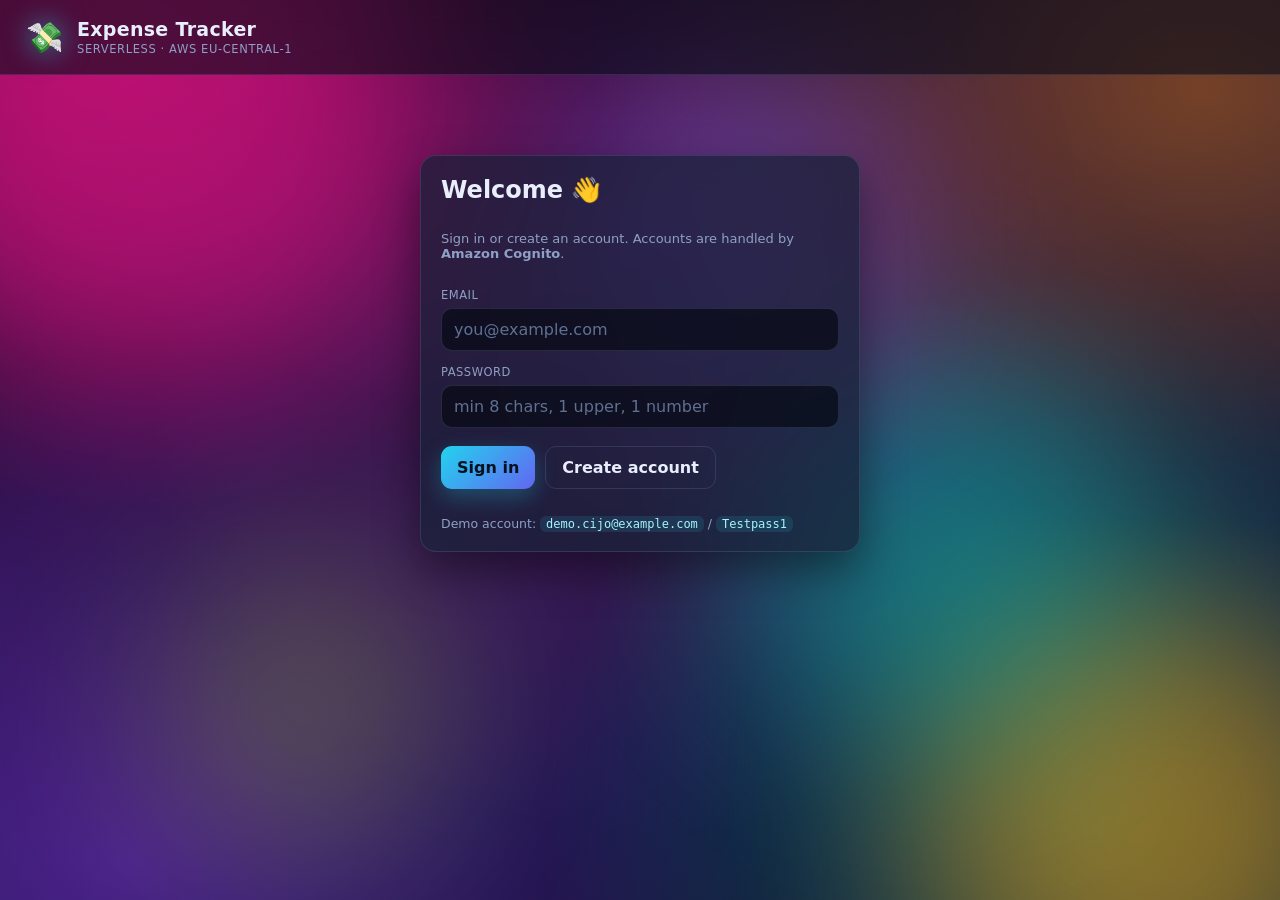
<file: app/index.html>
<!DOCTYPE html>
<html lang="en">
<head>
<meta charset="utf-8" />
<meta name="viewport" content="width=device-width, initial-scale=1" />
<title>Expense Tracker · AWS Serverless</title>
<meta name="description" content="A serverless, multi-user expense tracker on AWS — Cognito sign-in, API Gateway + Lambda, DynamoDB, S3 receipts with Bedrock OCR, and a live spend dashboard. Try the live demo." />
<meta name="theme-color" content="#0b1020" />
<link rel="stylesheet" href="styles.css" />
</head>
<body>

<!-- decorative animated background -->
<div class="orbs" aria-hidden="true"><span></span><span></span><span></span><span></span><span></span></div>

<header class="topbar">
  <div class="brand">
    <span class="logo">💸</span>
    <div>
      <h1>Expense&nbsp;Tracker</h1>
      <p class="tag">serverless · AWS eu-central-1</p>
    </div>
  </div>
  <div class="user-area">
    <span id="whoami" class="chip hidden"></span>
    <button id="btnLogout" class="btn ghost hidden" type="button">Sign out</button>
  </div>
</header>

<main>

  <!-- ═══════════ AUTH ═══════════ -->
  <section id="authScreen" class="auth-wrap">
    <div class="card auth-card">
      <h2>Welcome 👋</h2>
      <p class="muted">Sign in or create an account. Accounts are handled by <b>Amazon Cognito</b>.</p>

      <label class="field">
        <span>Email</span>
        <input id="email" type="email" placeholder="you@example.com" autocomplete="username" />
      </label>
      <label class="field">
        <span>Password</span>
        <input id="password" type="password" placeholder="min 8 chars, 1 upper, 1 number" autocomplete="current-password" />
      </label>

      <div class="row">
        <button id="btnSignIn" class="btn primary" type="button">Sign in</button>
        <button id="btnSignUp" class="btn ghost" type="button">Create account</button>
      </div>

      <p class="hint">Demo account: <code>demo.cijo@example.com</code> / <code>Testpass1</code></p>
    </div>
  </section>

  <!-- ═══════════ APP ═══════════ -->
  <section id="appScreen" class="hidden">

    <div id="kpis" class="kpis"></div>

    <div class="grid">
      <div class="card">
        <div class="card-head">
          <h3>Spend by category</h3>
          <span class="muted" id="chartTotal"></span>
        </div>
        <div id="chart" class="chart"></div>
      </div>

      <div class="card">
        <div class="card-head wrap-head">
          <h3>Add an expense</h3>
          <button id="btnScan" class="btn ghost small" type="button">📷 Scan a receipt</button>
        </div>
        <p class="muted scan-hint">Snap or upload a bill — <b>Amazon Bedrock</b> reads it and fills the fields in for you.</p>
        <form id="addForm" class="form-grid">
          <label class="field"><span>Amount</span>
            <input id="f-amount" type="number" step="0.01" min="0.01" placeholder="0.00" required />
          </label>
          <label class="field"><span>Currency</span>
            <select id="f-currency"></select>
          </label>
          <label class="field"><span>Category</span>
            <select id="f-category"></select>
          </label>
          <label class="field"><span>Date</span>
            <input id="f-date" type="date" />
          </label>
          <label class="field span2"><span>Note</span>
            <input id="f-note" placeholder="e.g. Team lunch" />
          </label>
          <button class="btn primary span2" type="submit">＋ Add expense</button>
        </form>
      </div>
    </div>

    <div class="card">
      <div class="card-head wrap-head">
        <h3>Expenses <span id="listCount" class="count"></span></h3>
        <div class="filters">
          <input id="fq" class="search" type="search" placeholder="🔍 Search notes…" />
          <select id="filterCategory"></select>
          <select id="sortBy">
            <option value="date_desc">Newest first</option>
            <option value="date_asc">Oldest first</option>
            <option value="amount_desc">Highest amount</option>
            <option value="amount_asc">Lowest amount</option>
          </select>
          <button id="btnExport" class="btn ghost small" type="button">⬇ CSV</button>
        </div>
      </div>
      <div id="list" class="list"></div>
    </div>
  </section>

</main>

<div id="toasts" class="toasts"></div>
<div id="modalRoot" class="modal-root hidden"></div>

<script src="app.js"></script>
</body>
</html>
</file>
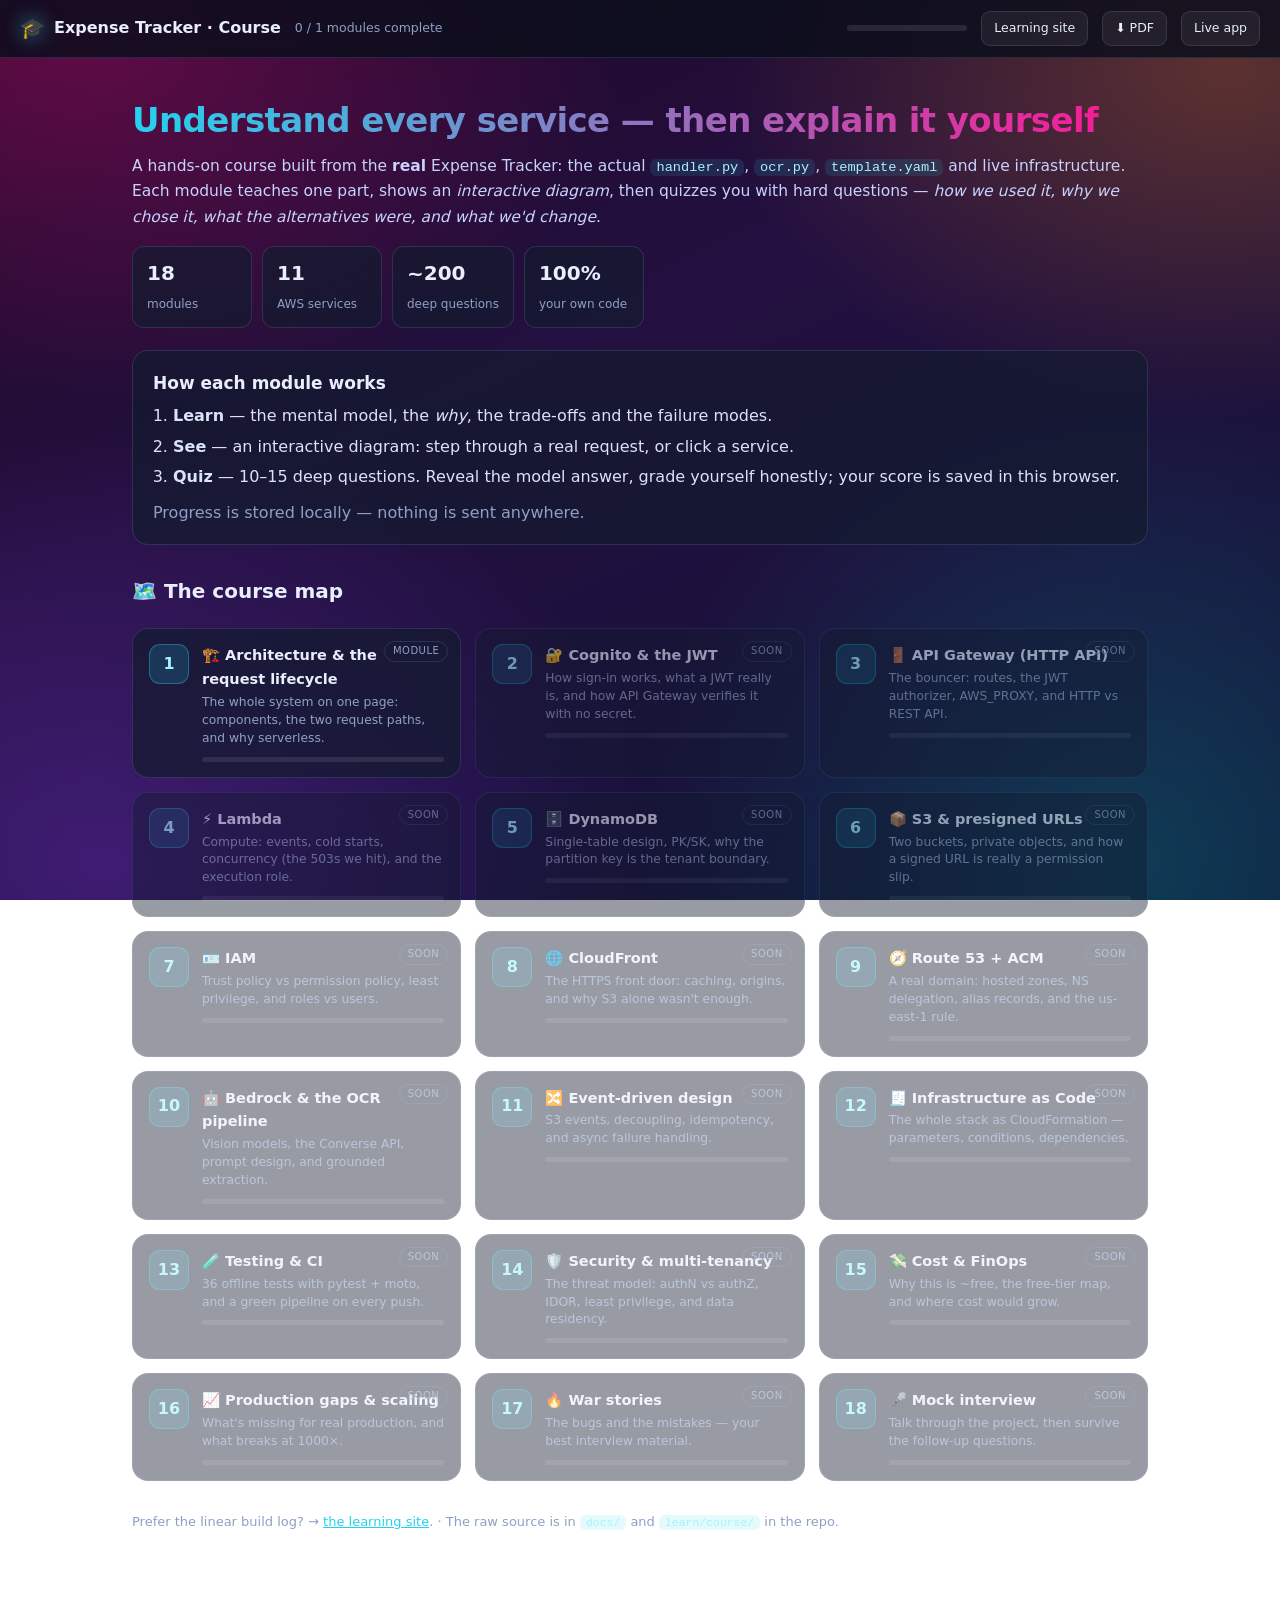
<file: learn/course/index.html>
<!DOCTYPE html>
<html lang="en">
<head>
<meta charset="utf-8" />
<meta name="viewport" content="width=device-width, initial-scale=1" />
<title>Expense Tracker — the interactive course</title>
<meta name="description" content="An interactive AWS course built from the real Expense Tracker — module-by-module lessons, animated diagrams and hard quizzes on Cognito, API Gateway, Lambda, DynamoDB, S3, CloudFront and Bedrock." />
<meta name="theme-color" content="#0b1020" />
<link rel="stylesheet" href="course.css" />
<script src="course.js" defer></script>
</head>
<body data-page="home">

<div class="topbar">
  <a class="brand" href="./"><span class="logo">🎓</span> Expense Tracker · Course</a>
  <span class="crumb" id="gstat"></span>
  <div class="spacer"></div>
  <div class="globar" title="course progress"><span id="gbar"></span></div>
  <a class="btn" href="../">Learning site</a>
  <a class="btn" href="../expense-tracker-guide.pdf">⬇ PDF</a>
  <a class="btn" href="../../">Live app</a>
</div>

<div class="wrap">
  <header class="hero">
    <h1>Understand every service — then explain it yourself</h1>
    <p class="lede">
      A hands-on course built from the <strong>real</strong> Expense Tracker: the actual
      <code>handler.py</code>, <code>ocr.py</code>, <code>template.yaml</code> and live
      infrastructure. Each module teaches one part, shows an <em>interactive diagram</em>,
      then quizzes you with hard questions — <em>how we used it, why we chose it, what the
      alternatives were, and what we'd change</em>.
    </p>
    <div class="stats">
      <div class="stat"><b>18</b><span>modules</span></div>
      <div class="stat"><b>11</b><span>AWS services</span></div>
      <div class="stat"><b>~200</b><span>deep questions</span></div>
      <div class="stat"><b>100%</b><span>your own code</span></div>
    </div>
  </header>

  <section class="how">
    <h2>How each module works</h2>
    <ol>
      <li><strong>Learn</strong> — the mental model, the <em>why</em>, the trade-offs and the failure modes.</li>
      <li><strong>See</strong> — an interactive diagram: step through a real request, or click a service.</li>
      <li><strong>Quiz</strong> — 10–15 deep questions. Reveal the model answer, grade yourself honestly; your score is saved in this browser.</li>
    </ol>
    <p class="muted" style="margin:.6em 0 0">Progress is stored locally — nothing is sent anywhere.</p>
  </section>

  <h2 style="font-size:20px;margin:30px 0 0">🗺️ The course map</h2>
  <div class="modgrid" id="modgrid"></div>

  <p class="muted" style="margin-top:30px;font-size:13px">
    Prefer the linear build log? → <a href="../">the learning site</a>. · The raw source is in
    <code>docs/</code> and <code>learn/course/</code> in the repo.
  </p>
</div>

</body>
</html>
</file>
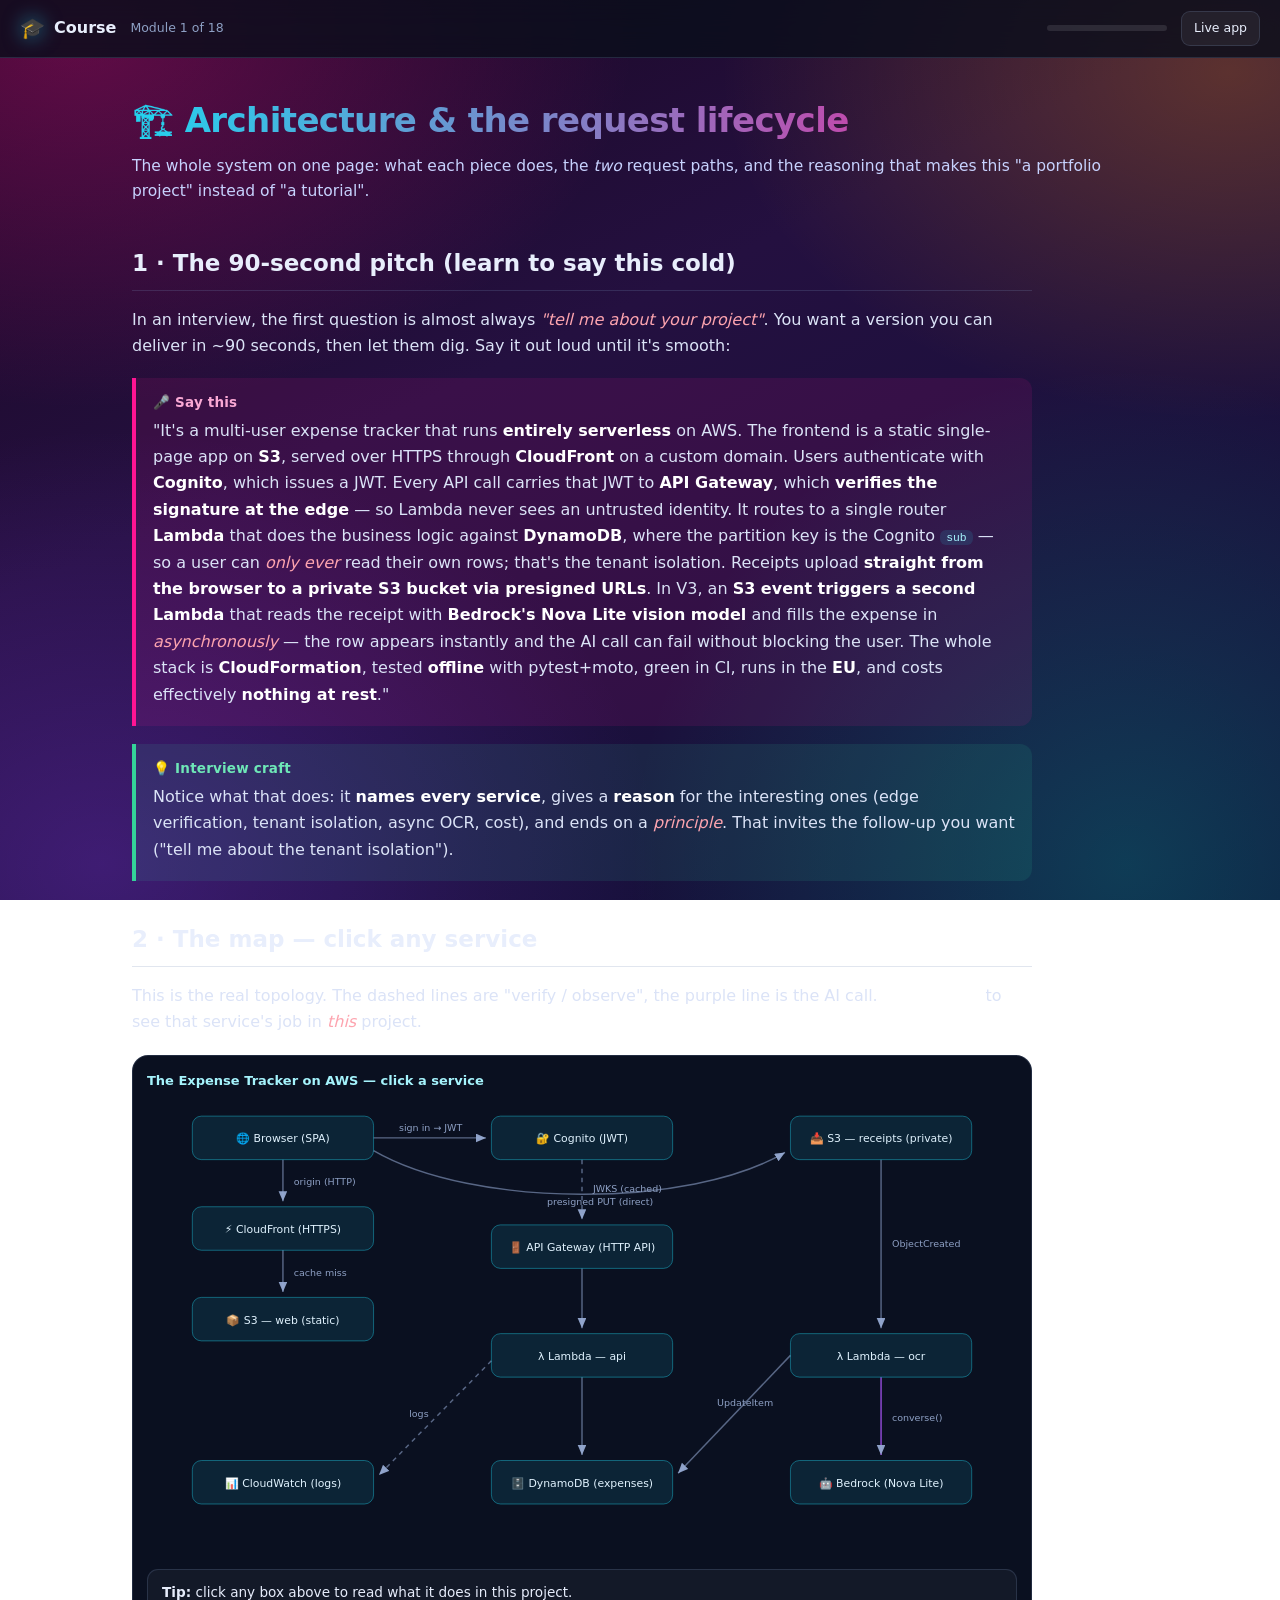
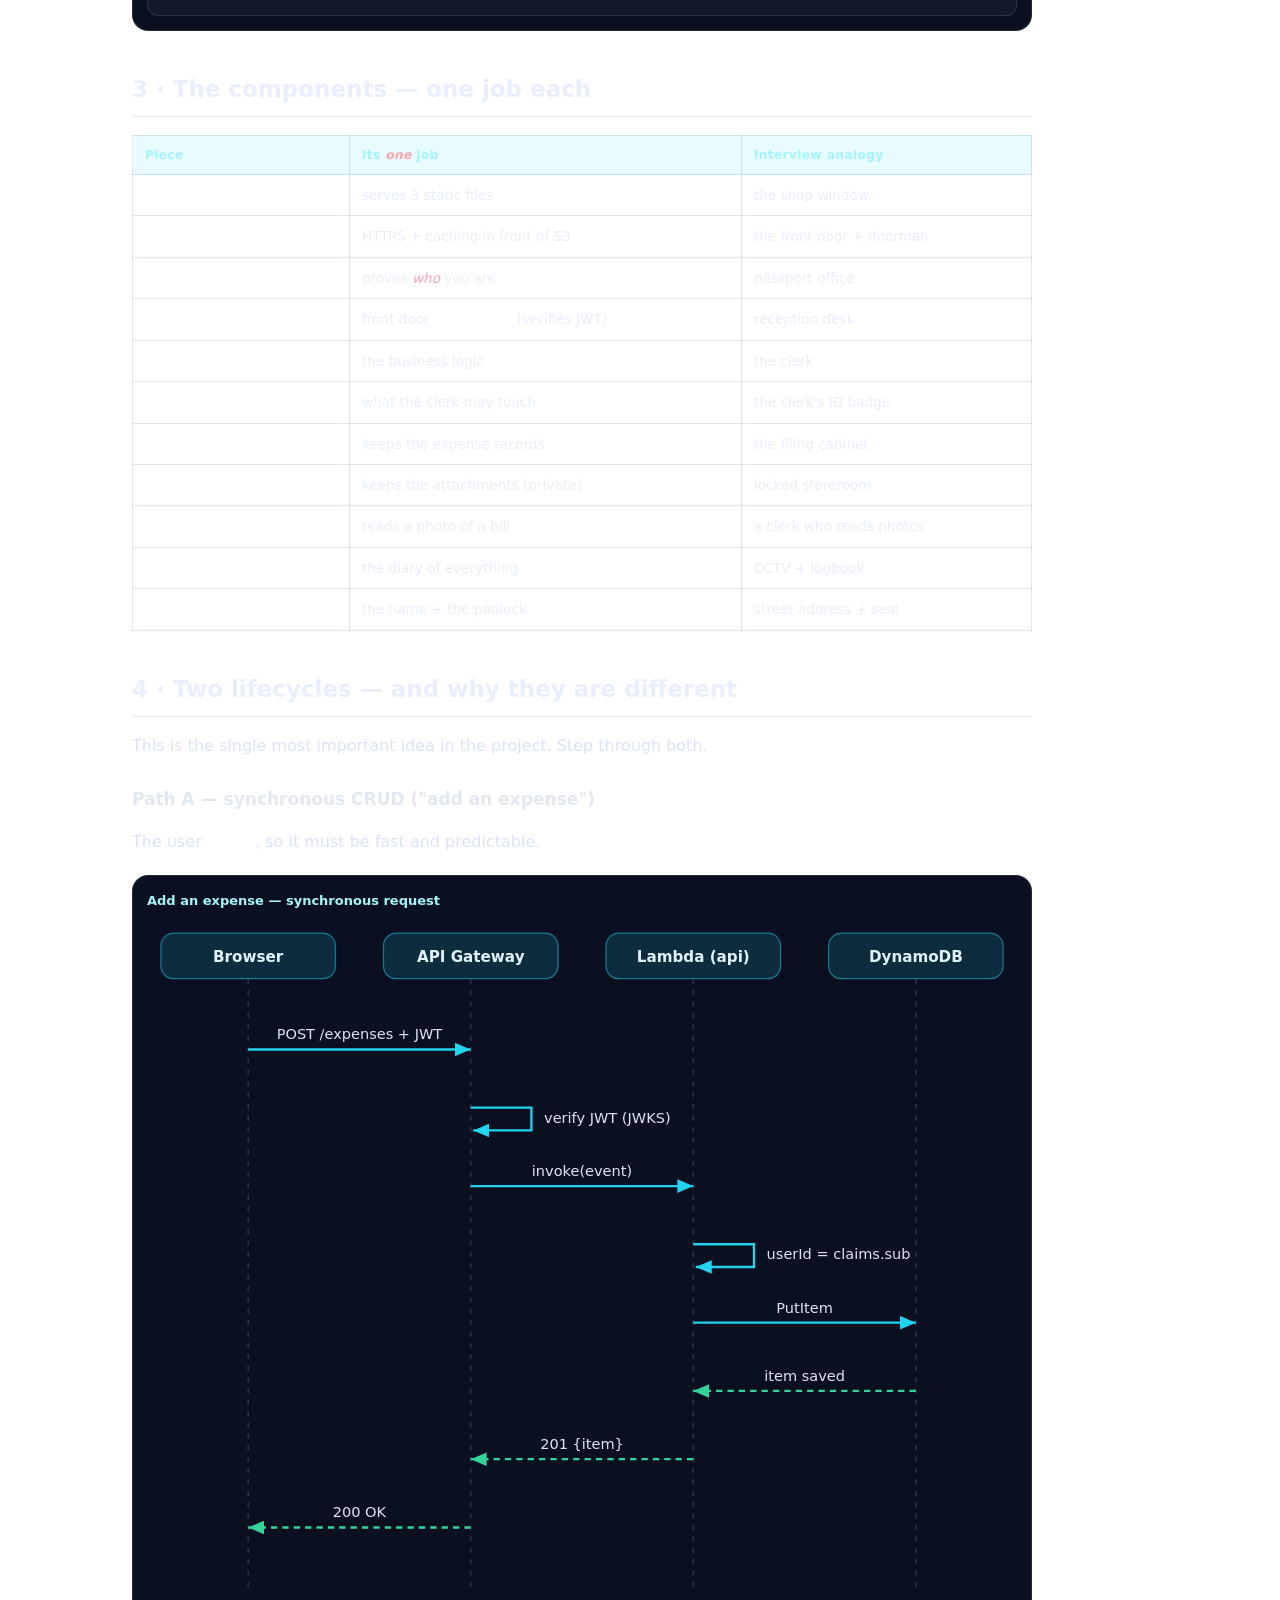
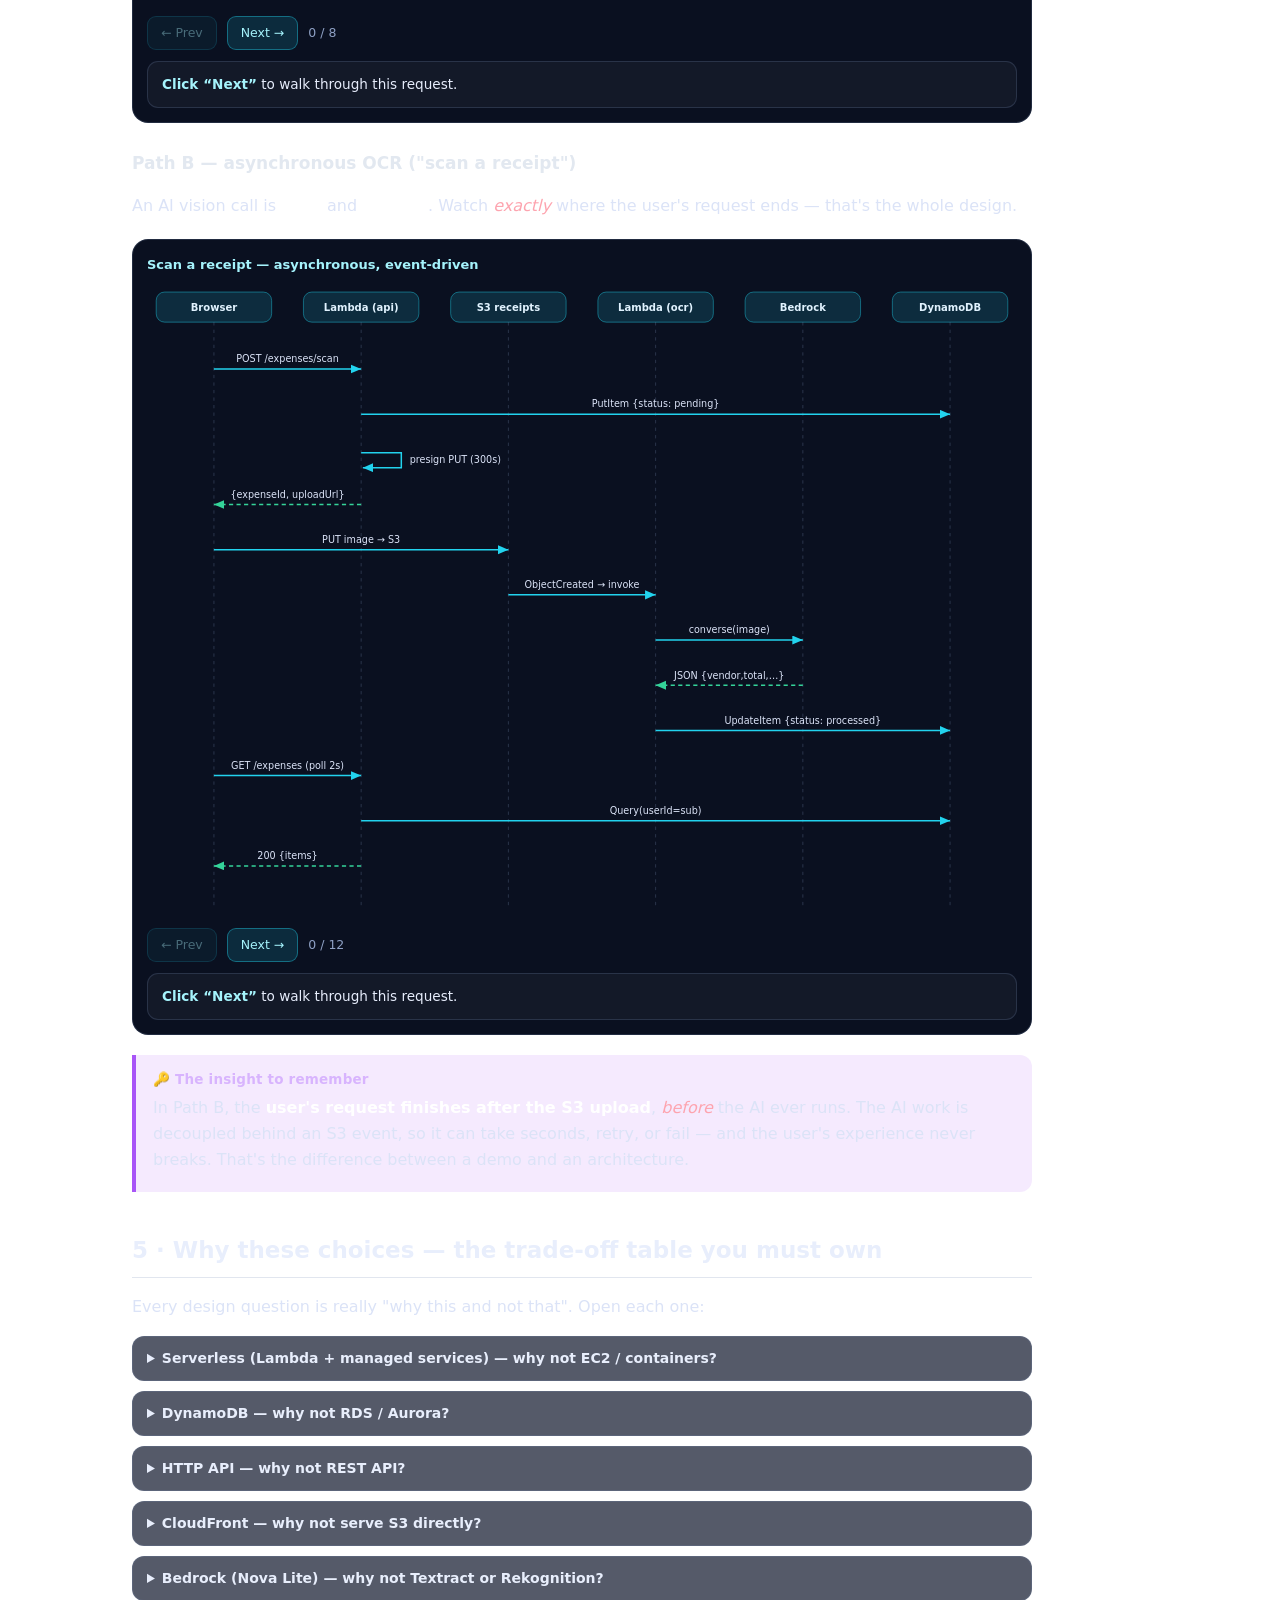
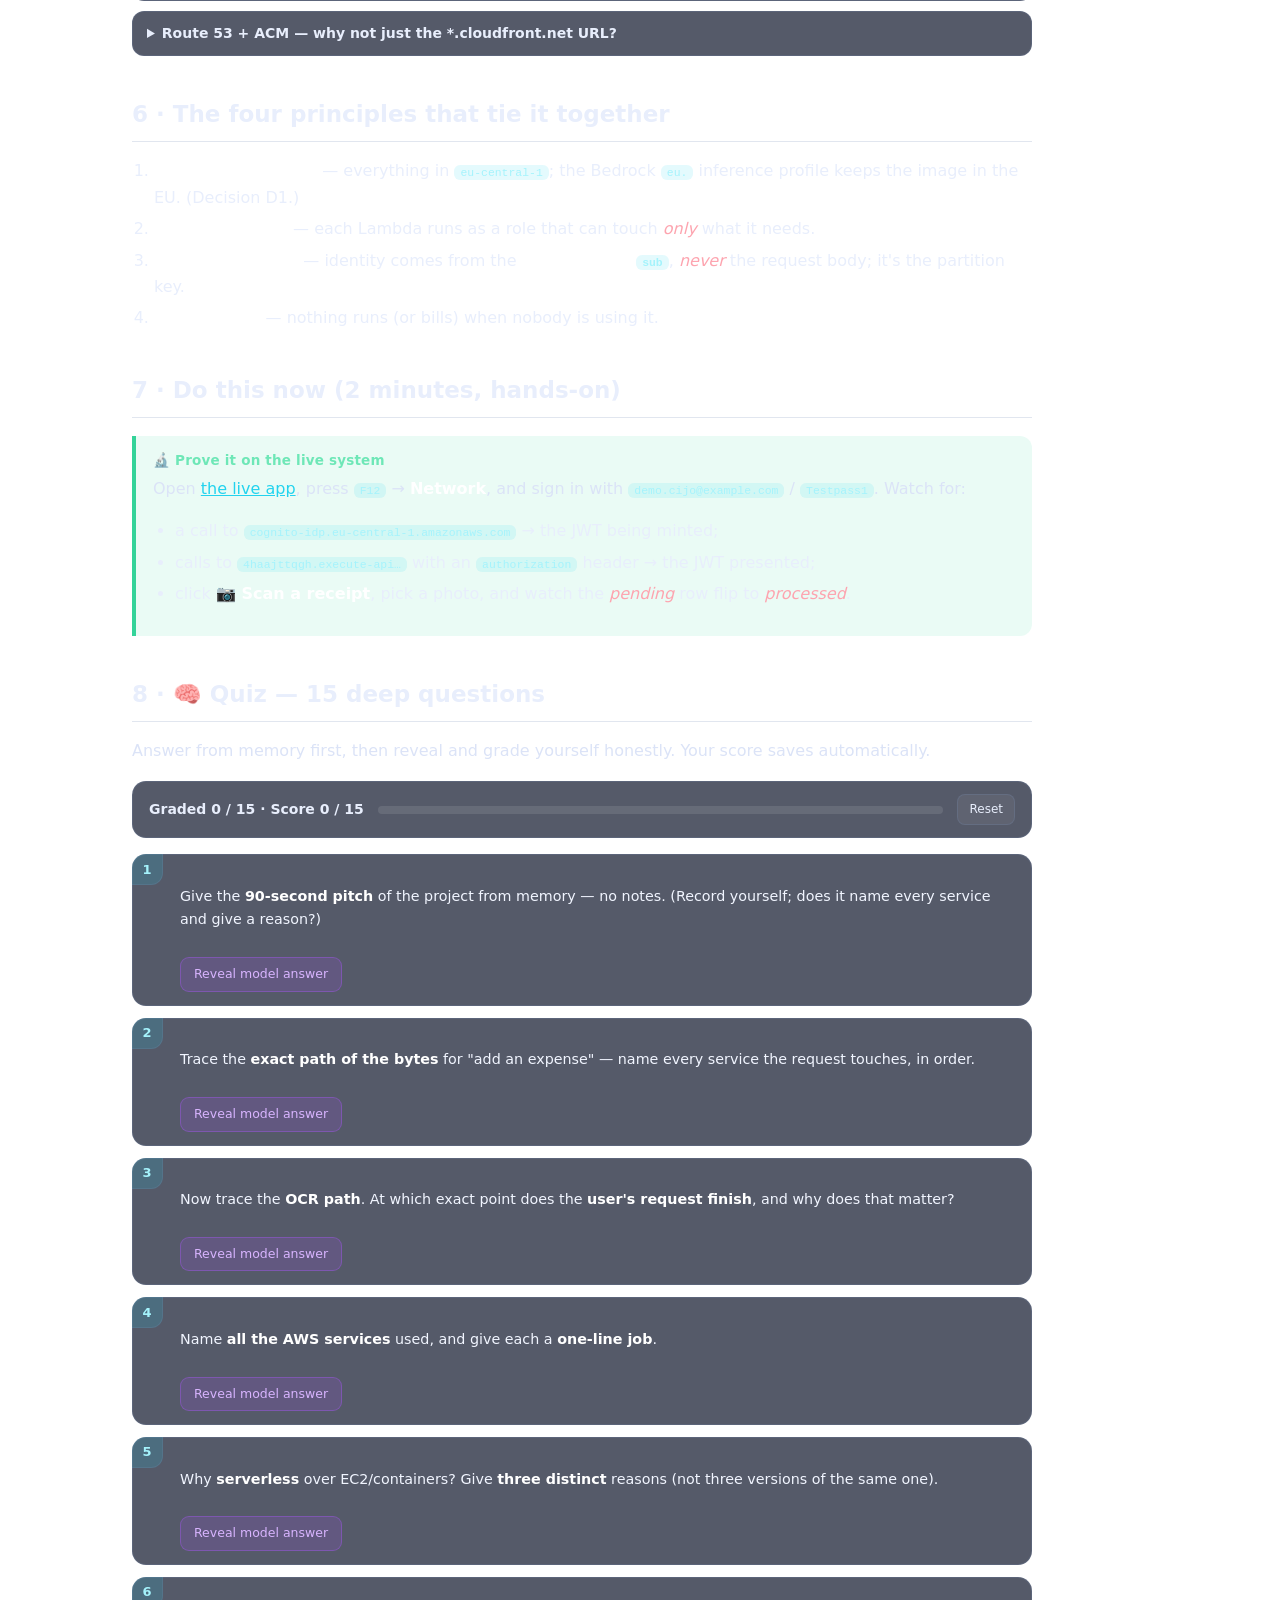
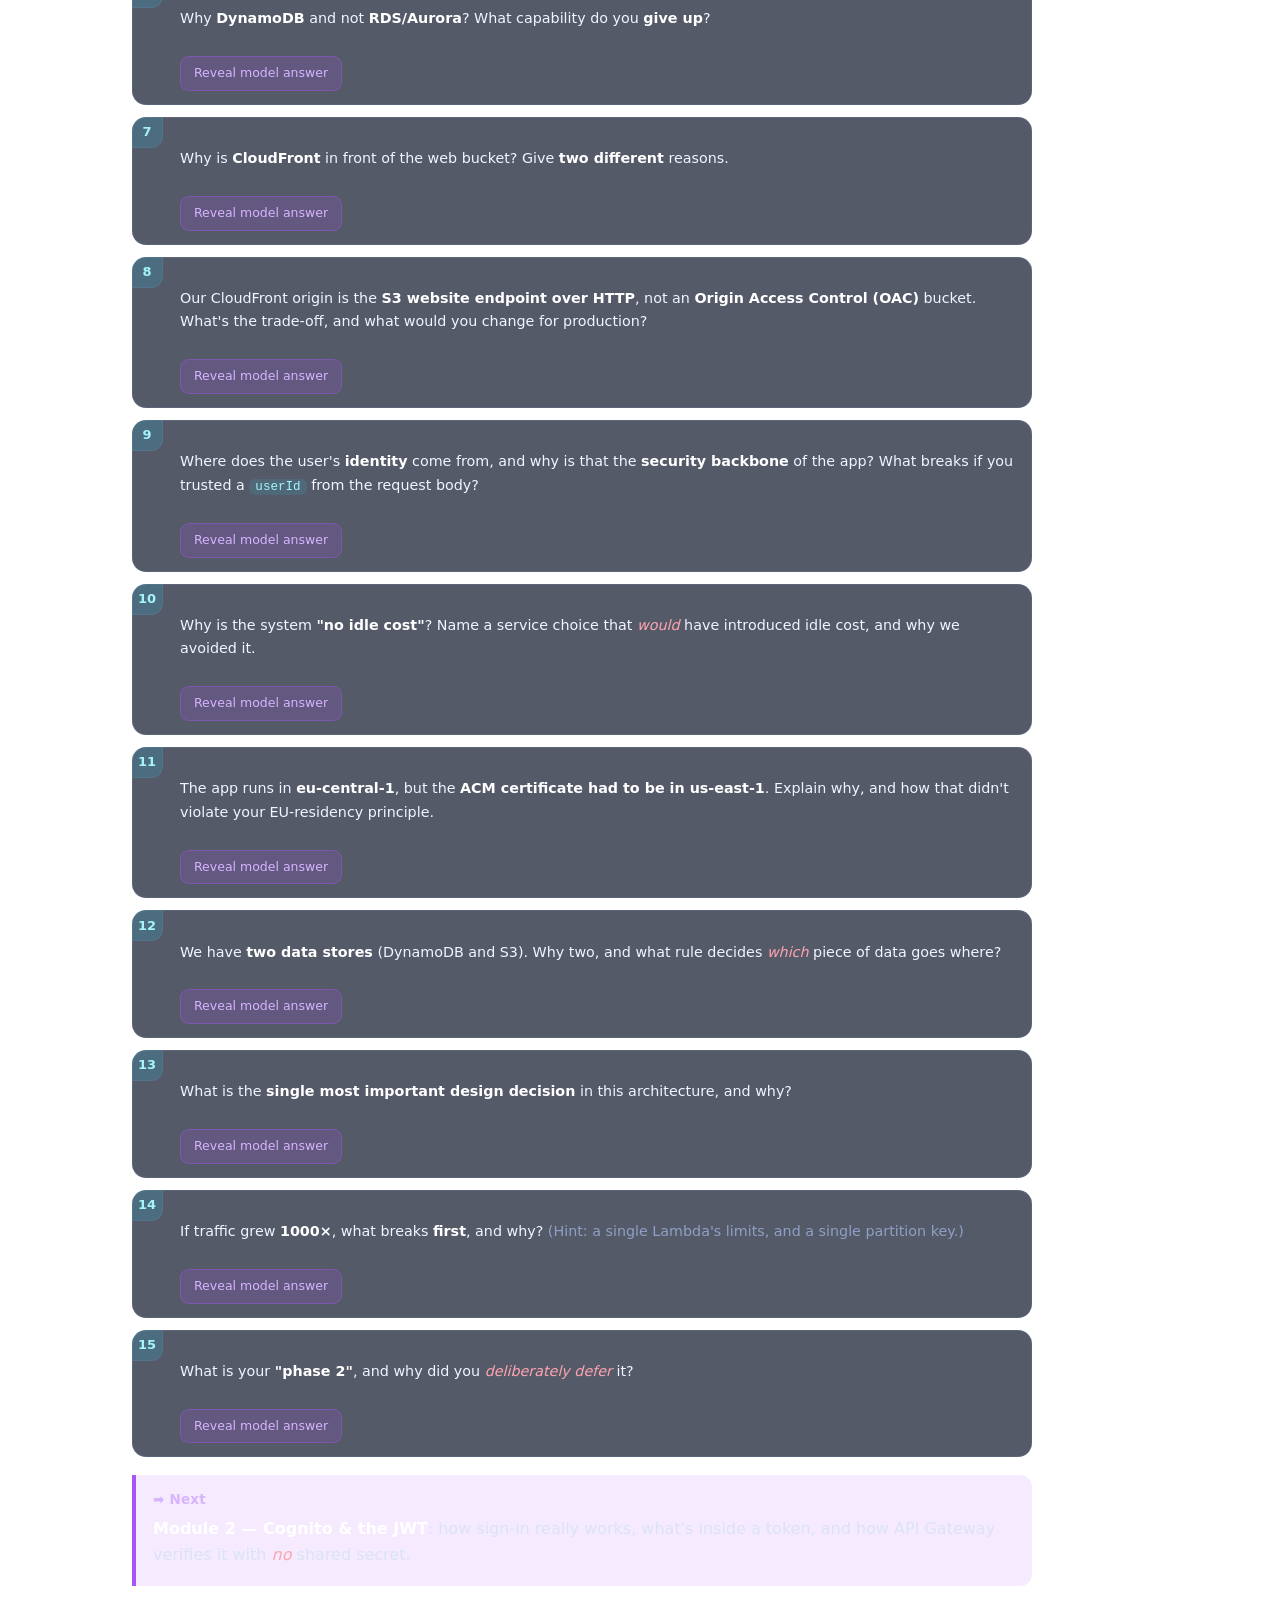
<file: learn/course/module-01-architecture.html>
<!DOCTYPE html>
<html lang="en">
<head>
<meta charset="utf-8" />
<meta name="viewport" content="width=device-width, initial-scale=1" />
<title>M1 · Architecture — Expense Tracker course</title>
<link rel="stylesheet" href="course.css" />
<script src="course.js" defer></script>
</head>
<body data-module="m1">

<div class="topbar">
  <a class="brand" href="./"><span class="logo">🎓</span> Course</a>
  <span class="crumb" id="mcrumb"></span>
  <div class="spacer"></div>
  <div class="globar" title="course progress"><span></span></div>
  <a class="btn" href="../../">Live app</a>
</div>

<div class="wrap">
  <header class="hero">
    <h1>🏗️ <span id="mtitle">Architecture &amp; the request lifecycle</span></h1>
    <p class="lede">The whole system on one page: what each piece does, the <em>two</em> request paths,
      and the reasoning that makes this "a portfolio project" instead of "a tutorial".</p>
  </header>

  <article class="lesson">

    <h2>1 · The 90-second pitch (learn to say this cold)</h2>
    <p>In an interview, the first question is almost always <em>"tell me about your project"</em>.
      You want a version you can deliver in ~90 seconds, then let them dig. Say it out loud until it's smooth:</p>
    <div class="callout interview">
      <h4>🎤 Say this</h4>
      <p>"It's a multi-user expense tracker that runs <strong>entirely serverless</strong> on AWS. The
      frontend is a static single-page app on <strong>S3</strong>, served over HTTPS through
      <strong>CloudFront</strong> on a custom domain. Users authenticate with <strong>Cognito</strong>,
      which issues a JWT. Every API call carries that JWT to <strong>API Gateway</strong>, which
      <strong>verifies the signature at the edge</strong> — so Lambda never sees an untrusted identity.
      It routes to a single router <strong>Lambda</strong> that does the business logic against
      <strong>DynamoDB</strong>, where the partition key is the Cognito <code>sub</code> — so a user can
      <em>only ever</em> read their own rows; that's the tenant isolation. Receipts upload
      <strong>straight from the browser to a private S3 bucket via presigned URLs</strong>. In V3, an
      <strong>S3 event triggers a second Lambda</strong> that reads the receipt with
      <strong>Bedrock's Nova Lite vision model</strong> and fills the expense in <em>asynchronously</em> —
      the row appears instantly and the AI call can fail without blocking the user. The whole stack is
      <strong>CloudFormation</strong>, tested <strong>offline</strong> with pytest+moto, green in CI, runs
      in the <strong>EU</strong>, and costs effectively <strong>nothing at rest</strong>."</p>
    </div>
    <div class="callout tip">
      <h4>💡 Interview craft</h4>
      <p>Notice what that does: it <strong>names every service</strong>, gives a <strong>reason</strong> for
      the interesting ones (edge verification, tenant isolation, async OCR, cost), and ends on a
      <em>principle</em>. That invites the follow-up you want ("tell me about the tenant isolation").</p>
    </div>

    <h2>2 · The map — click any service</h2>
    <p>This is the real topology. The dashed lines are "verify / observe", the purple line is the AI call.
      <strong>Click a box</strong> to see that service's job in <em>this</em> project.</p>

    <figure class="diagram">
      <figcaption>The Expense Tracker on AWS — click a service</figcaption>
      <svg viewBox="0 0 960 500" role="img" aria-label="Architecture diagram">
        <defs>
          <marker id="arrow" markerWidth="9" markerHeight="9" refX="7" refY="3" orient="auto" markerUnits="strokeWidth">
            <path d="M0,0 L7,3 L0,6 z" fill="rgba(150,170,210,.95)"/>
          </marker>
        </defs>

        <!-- arrows (drawn first, under the boxes) -->
        <line class="arch-arrow" x1="150" y1="68"  x2="150" y2="114"/>
        <line class="arch-arrow" x1="150" y1="168" x2="150" y2="214"/>
        <line class="arch-arrow" x1="250" y1="44"  x2="374" y2="44"/>
        <line class="arch-arrow dash" x1="480" y1="68" x2="480" y2="134"/>
        <path class="arch-arrow" d="M250,58 C360,122 600,122 704,60"/>
        <line class="arch-arrow" x1="810" y1="68"  x2="810" y2="254"/>
        <line class="arch-arrow bedrock" x1="810" y1="308" x2="810" y2="394"/>
        <line class="arch-arrow" x1="710" y1="284" x2="586" y2="414"/>
        <line class="arch-arrow" x1="480" y1="188" x2="480" y2="254"/>
        <line class="arch-arrow" x1="480" y1="308" x2="480" y2="394"/>
        <line class="arch-arrow dash" x1="380" y1="290" x2="256" y2="416"/>

        <!-- arrow labels -->
        <text class="arch-lbl" x="162" y="96"  text-anchor="start">origin (HTTP)</text>
        <text class="arch-lbl" x="313" y="36"  text-anchor="middle">sign in → JWT</text>
        <text class="arch-lbl" x="492" y="104" text-anchor="start">JWKS (cached)</text>
        <text class="arch-lbl" x="500" y="118" text-anchor="middle">presigned PUT (direct)</text>
        <text class="arch-lbl" x="822" y="164" text-anchor="start">ObjectCreated</text>
        <text class="arch-lbl" x="822" y="356" text-anchor="start">converse()</text>
        <text class="arch-lbl" x="660" y="340" text-anchor="middle">UpdateItem</text>
        <text class="arch-lbl" x="300" y="352" text-anchor="middle">logs</text>
        <text class="arch-lbl" x="162" y="196" text-anchor="start">cache miss</text>

        <!-- nodes -->
        <g class="hotspot" data-name="Browser (SPA)" data-note="The static single-page app — cache misses served by CloudFront. Holds the JWT in memory, signs in via Cognito, calls the API with the token, and uploads receipts straight to S3 with a presigned URL.">
          <rect x="50" y="20" width="200" height="48" rx="10"/><text x="150" y="49" text-anchor="middle">🌐 Browser (SPA)</text>
        </g>
        <g class="hotspot" data-name="CloudFront" data-note="The HTTPS front door. Terminates TLS on the custom domain, caches static assets at the edge, and forwards cache misses to the S3 website origin. Ships an ACM certificate (sni-only, TLSv1.2_2021).">
          <rect x="50" y="120" width="200" height="48" rx="10"/><text x="150" y="149" text-anchor="middle">⚡ CloudFront (HTTPS)</text>
        </g>
        <g class="hotspot" data-name="S3 — web bucket" data-note="Public bucket serving the three static files through the S3 website endpoint. It is CloudFront's origin — the cheapest possible static host.">
          <rect x="50" y="220" width="200" height="48" rx="10"/><text x="150" y="249" text-anchor="middle">📦 S3 — web (static)</text>
        </g>
        <g class="hotspot" data-name="Cognito" data-note="User pool that stores accounts and issues signed JWTs. A PreSignUp Lambda auto-confirms users for the demo. Publishes public keys at /.well-known/jwks.json so API Gateway can verify tokens with no shared secret.">
          <rect x="380" y="20" width="200" height="48" rx="10"/><text x="480" y="49" text-anchor="middle">🔐 Cognito (JWT)</text>
        </g>
        <g class="hotspot" data-name="API Gateway (HTTP API)" data-note="HTTP API with 8 routes. Its JWT authorizer verifies the Cognito token at the edge (signature, iss, aud, exp) before Lambda ever runs. Routes are AWS_PROXY integrations to the single router Lambda. ~70% cheaper than REST API.">
          <rect x="380" y="140" width="200" height="48" rx="10"/><text x="480" y="169" text-anchor="middle">🚪 API Gateway (HTTP API)</text>
        </g>
        <g class="hotspot" data-name="Lambda — api" data-note="One router Lambda (Python 3.12) handling all routes. Reads the verified identity from event.requestContext.authorizer.jwt.claims.sub, validates input, and talks to DynamoDB and S3. Runs as a least-privilege IAM role.">
          <rect x="380" y="260" width="200" height="48" rx="10"/><text x="480" y="289" text-anchor="middle">λ Lambda — api</text>
        </g>
        <g class="hotspot" data-name="DynamoDB" data-note="The expense records. Partition key userId (= Cognito sub), sort key expenseId, on-demand billing. Because userId is the partition key, a Query can only ever return one user's rows — that is the tenant boundary, enforced by the data model itself.">
          <rect x="380" y="400" width="200" height="48" rx="10"/><text x="480" y="429" text-anchor="middle">🗄️ DynamoDB (expenses)</text>
        </g>
        <g class="hotspot" data-name="S3 — receipts bucket" data-note="A fully private bucket (public access blocked, AES256 at rest). Receipts are put here directly by the browser via a 5-minute presigned PUT. An ObjectCreated event on the receipts/ prefix invokes the OCR Lambda.">
          <rect x="710" y="20" width="200" height="48" rx="10"/><text x="810" y="49" text-anchor="middle">📥 S3 — receipts (private)</text>
        </g>
        <g class="hotspot" data-name="Lambda — ocr" data-note="Second Lambda (ocr.handler) triggered by S3 events. Reads the image, calls Bedrock, normalises the fields, and UpdateItems the expense row — flipping status from pending to processed / needs_review. Any failure marks needs_review rather than losing data.">
          <rect x="710" y="260" width="200" height="48" rx="10"/><text x="810" y="289" text-anchor="middle">λ Lambda — ocr</text>
        </g>
        <g class="hotspot" data-name="Bedrock (Nova Lite vision)" data-note="Amazon Nova Lite with vision, via the eu.* inference profile so the image stays in the EU. Returns structured JSON: vendor, date, total, currency, category, confidence. About a tenth of a cent per receipt.">
          <rect x="710" y="400" width="200" height="48" rx="10"/><text x="810" y="429" text-anchor="middle">🤖 Bedrock (Nova Lite)</text>
        </g>
        <g class="hotspot" data-name="CloudWatch" data-note="Logs from both Lambdas. This is where we diagnosed the concurrency 503s (load test) and every handler bug — the single most useful debugging tool in the stack.">
          <rect x="50" y="400" width="200" height="48" rx="10"/><text x="150" y="429" text-anchor="middle">📊 CloudWatch (logs)</text>
        </g>
      </svg>
      <div class="diagram-note"><b>Tip:</b> click any box above to read what it does in this project.</div>
    </figure>

    <h2>3 · The components — one job each</h2>
    <div class="tblwrap">
      <table>
        <tr><th>Piece</th><th>Its <em>one</em> job</th><th>Interview analogy</th></tr>
        <tr><td><strong>S3 (web bucket)</strong></td><td>serves 3 static files</td><td>the shop window</td></tr>
        <tr><td><strong>CloudFront</strong></td><td>HTTPS + caching in front of S3</td><td>the front door + doorman</td></tr>
        <tr><td><strong>Cognito</strong></td><td>proves <em>who</em> you are</td><td>passport office</td></tr>
        <tr><td><strong>API Gateway</strong></td><td>front door <strong>+ bouncer</strong> (verifies JWT)</td><td>reception desk</td></tr>
        <tr><td><strong>Lambda</strong></td><td>the business logic</td><td>the clerk</td></tr>
        <tr><td><strong>IAM role</strong></td><td>what the clerk may touch</td><td>the clerk's ID badge</td></tr>
        <tr><td><strong>DynamoDB</strong></td><td>keeps the expense records</td><td>the filing cabinet</td></tr>
        <tr><td><strong>S3 (receipts)</strong></td><td>keeps the attachments (private)</td><td>locked storeroom</td></tr>
        <tr><td><strong>Bedrock</strong></td><td>reads a photo of a bill</td><td>a clerk who reads photos</td></tr>
        <tr><td><strong>CloudWatch</strong></td><td>the diary of everything</td><td>CCTV + logbook</td></tr>
        <tr><td><strong>Route 53 + ACM</strong></td><td>the name + the padlock</td><td>street address + seal</td></tr>
      </table>
    </div>

    <h2>4 · Two lifecycles — and why they are different</h2>
    <p>This is the single most important idea in the project. Step through both.</p>

    <h3>Path A — synchronous CRUD ("add an expense")</h3>
    <p>The user <strong>waits</strong>, so it must be fast and predictable.</p>
    <figure class="seq">
      <figcaption>Add an expense — synchronous request</figcaption>
      <script type="application/json">
      {"actors":["Browser","API Gateway","Lambda (api)","DynamoDB"],
       "steps":[
        {"f":0,"t":1,"m":"POST /expenses  +  JWT","note":"The browser calls the API with the Cognito IdToken in the Authorization header."},
        {"f":1,"t":1,"self":true,"m":"verify JWT (JWKS)","note":"API Gateway verifies signature + iss + aud + exp using Cognito's cached public keys. No call to Cognito per request, no shared secret. ❌ invalid → 401 and Lambda never runs."},
        {"f":1,"t":2,"m":"invoke(event)","note":"Only after verification. The event carries requestContext.authorizer.jwt.claims — a <b>trusted</b> identity."},
        {"f":2,"t":2,"self":true,"m":"userId = claims.sub","note":"The Lambda reads identity from the <b>verified claims</b>, never from the request body. This one line is the whole tenant-isolation guarantee."},
        {"f":2,"t":3,"m":"PutItem","note":"Writes {userId: sub, expenseId: uuid, amount, category, …}. userId is the partition key."},
        {"f":3,"t":2,"m":"item saved","ret":true,"note":"DynamoDB confirms the write."},
        {"f":2,"t":1,"m":"201 {item}","ret":true,"note":"Lambda returns the standard proxy response: {statusCode, headers, body}."},
        {"f":1,"t":0,"m":"200 OK","ret":true,"note":"The browser re-renders. Total time: tens of milliseconds."}
       ]}
      </script>
    </figure>

    <h3>Path B — asynchronous OCR ("scan a receipt")</h3>
    <p>An AI vision call is <strong>slow</strong> and <strong>can fail</strong>. Watch <em>exactly</em> where the
      user's request ends — that's the whole design.</p>
    <figure class="seq">
      <figcaption>Scan a receipt — asynchronous, event-driven</figcaption>
      <script type="application/json">
      {"actors":["Browser","Lambda (api)","S3 receipts","Lambda (ocr)","Bedrock","DynamoDB"],
       "steps":[
        {"f":0,"t":1,"m":"POST /expenses/scan","note":"Starts a scan. This is the only user-facing API call of the flow."},
        {"f":1,"t":5,"m":"PutItem {status: pending}","note":"Creates the expense row immediately — no amount yet — so the UI can show it right away."},
        {"f":1,"t":1,"self":true,"m":"presign PUT (300s)","note":"Signs a one-object, 5-minute permission slip so the browser can upload straight to the private bucket."},
        {"f":1,"t":0,"m":"{expenseId, uploadUrl}","ret":true,"note":"The API's job is now done — the user's request will finish at the next step."},
        {"f":0,"t":2,"m":"PUT image → S3","note":"The file goes browser→S3 <b>directly</b>; it never passes through Lambda. ⏹ <b>The user's request is over here.</b>"},
        {"f":2,"t":3,"m":"ObjectCreated → invoke","note":"An S3 event notification on the receipts/ prefix asynchronously invokes the OCR Lambda. Fully decoupled — a slow AI call can't stall the user."},
        {"f":3,"t":4,"m":"converse(image)","note":"Bedrock Nova Lite (eu.* profile) reads the bill and returns JSON. The EU prefix keeps the image inside the EU."},
        {"f":4,"t":3,"m":"JSON {vendor,total,…}","ret":true,"note":"Structured fields, not free text — the prompt demands compact JSON."},
        {"f":3,"t":5,"m":"UpdateItem {status: processed}","note":"The OCR Lambda fills the row in. No amount / low confidence / any error → needs_review instead."},
        {"f":0,"t":1,"m":"GET /expenses (poll 2s)","note":"Meanwhile the browser polls — up to 15 times, every 2 seconds. A deliberately simple status poll."},
        {"f":1,"t":5,"m":"Query(userId=sub)","note":"A Query by partition key — cheap and tenant-safe."},
        {"f":1,"t":0,"m":"200 {items}","ret":true,"note":"The row is now status: processed, so the UI shows vendor + amount. 🎉"}
       ]}
      </script>
    </figure>

    <div class="callout key">
      <h4>🔑 The insight to remember</h4>
      <p>In Path B, the <strong>user's request finishes after the S3 upload</strong>, <em>before</em> the AI ever runs.
      The AI work is decoupled behind an S3 event, so it can take seconds, retry, or fail — and the user's
      experience never breaks. That's the difference between a demo and an architecture.</p>
    </div>

    <h2>5 · Why these choices — the trade-off table you must own</h2>
    <p>Every design question is really "why this and not that". Open each one:</p>
    <div class="compare">
      <details class="cmp"><summary>Serverless (Lambda + managed services) — why not EC2 / containers?</summary>
        <p class="why"><strong>We chose it because:</strong> no idle cost (pay per request), no servers to patch,
        scales to zero and to spikes automatically, and managed HA comes for free.
        <span class="no">The alternative — EC2/ECS — means paying 24/7 for an idle box, patching an OS, and
        building your own scaling and health checks.</span></p></details>
      <details class="cmp"><summary>DynamoDB — why not RDS / Aurora?</summary>
        <p class="why"><strong>We chose it because:</strong> on-demand pricing (no idle cost), single-digit-ms
        lookups at any scale, and the partition key doubles as the tenant boundary.
        <span class="no">RDS/Aurora would bill hourly even when idle and add connection-management complexity.
        The price we pay: no joins, no SQL, and our /summary does a read-then-aggregate instead of a GROUP BY.</span></p></details>
      <details class="cmp"><summary>HTTP API — why not REST API?</summary>
        <p class="why"><strong>We chose it because:</strong> ~70% cheaper and it has a <em>native</em> JWT authorizer —
        exactly what we need. <span class="no">REST API has more features (API keys, request validators, WAF integration,
        usage plans) that we simply don't use, at a higher price.</span></p></details>
      <details class="cmp"><summary>CloudFront — why not serve S3 directly?</summary>
        <p class="why"><strong>We chose it because:</strong> the S3 website endpoint is <strong>HTTP only</strong> (browsers
        warn "Not secure"), so CloudFront gives us real HTTPS/TLS, a custom domain with an ACM cert, edge caching,
        compression, HTTP/2, and it hides the bucket. <span class="no">Serving the raw S3 website is insecure and unbranded.</span></p></details>
      <details class="cmp"><summary>Bedrock (Nova Lite) — why not Textract or Rekognition?</summary>
        <p class="why"><strong>We chose Bedrock because:</strong> one call returns <em>structured JSON</em> and it has an
        <strong>EU inference profile</strong> (respecting our data-residency principle).
        <span class="no">Textract <code>AnalyzeExpense</code> is the purpose-built service but is
        <strong>gated on this account</strong>; Rekognition <code>DetectText</code> works but returns raw text only —
        we'd own all the parsing.</span></p></details>
      <details class="cmp"><summary>Route 53 + ACM — why not just the *.cloudfront.net URL?</summary>
        <p class="why"><strong>We added it because:</strong> a real product needs a real name and a padlock on
        <em>your</em> domain. <span class="no">The default CloudFront domain works, but it isn't a product name —
        and it can't do apex/root records, which a portfolio piece should show you understand.</span></p></details>
    </div>

    <h2>6 · The four principles that tie it together</h2>
    <ol>
      <li><strong>EU data residency</strong> — everything in <code>eu-central-1</code>; the Bedrock <code>eu.</code>
        inference profile keeps the image in the EU. (Decision D1.)</li>
      <li><strong>Least privilege</strong> — each Lambda runs as a role that can touch <em>only</em> what it needs.</li>
      <li><strong>Tenant isolation</strong> — identity comes from the <strong>verified JWT <code>sub</code></strong>,
        <em>never</em> the request body; it's the partition key.</li>
      <li><strong>No idle cost</strong> — nothing runs (or bills) when nobody is using it.</li>
    </ol>

    <h2>7 · Do this now (2 minutes, hands-on)</h2>
    <div class="callout tip">
      <h4>🔬 Prove it on the live system</h4>
      <p>Open <a href="../../" target="_blank" rel="noopener">the live app</a>, press <code>F12</code> →
      <strong>Network</strong>, and sign in with <code>demo.cijo@example.com</code> / <code>Testpass1</code>. Watch for:</p>
      <ul>
        <li>a call to <code>cognito-idp.eu-central-1.amazonaws.com</code> → the JWT being minted;</li>
        <li>calls to <code>4haajttqgh.execute-api…</code> with an <code>authorization</code> header → the JWT presented;</li>
        <li>click <strong>📷 Scan a receipt</strong>, pick a photo, and watch the <em>pending</em> row flip to <em>processed</em>.</li>
      </ul>
    </div>

    <h2 id="quiz-h">8 · 🧠 Quiz — 15 deep questions</h2>
    <p class="muted">Answer from memory first, then reveal and grade yourself honestly. Your score saves automatically.</p>

    <section class="quiz">
      <div class="quizbar">
        <span class="score">Graded 0 / 15 · Score 0 / 15</span>
        <div class="pbar"><span></span></div>
        <button class="reset" type="button">Reset</button>
      </div>
      <ol class="qlist">

        <li class="q">
          <p class="qtext">Give the <strong>90-second pitch</strong> of the project from memory — no notes. (Record yourself; does it name every service and give a reason?)</p>
          <button class="reveal" type="button">Reveal model answer</button>
          <div class="answer"><p>Use the script in §1. The beats: <b>serverless expense tracker</b> → <b>static SPA on S3 behind CloudFront (HTTPS, custom domain)</b> → <b>Cognito issues JWTs</b> → <b>API Gateway verifies the token at the edge</b> → <b>one router Lambda</b> → <b>DynamoDB keyed by the Cognito sub (tenant isolation)</b> → <b>receipts go browser→S3 via presigned URLs</b> → <b>an S3 event triggers an OCR Lambda that uses Bedrock vision, asynchronously</b> → <b>CloudFormation + tests + CI</b> → <b>EU, ~free at rest</b>.</p></div>
          <div class="grade"><button data-g="got">✅ Got it</button><button data-g="part">🟡 Partial</button><button data-g="miss">❌ Missed</button></div>
        </li>

        <li class="q">
          <p class="qtext">Trace the <strong>exact path of the bytes</strong> for "add an expense" — name every service the request touches, in order.</p>
          <button class="reveal" type="button">Reveal model answer</button>
          <div class="answer"><p>Browser (holds the JWT from an earlier Cognito sign-in) → <b>API Gateway</b> (verifies the JWT signature + iss/aud/exp using Cognito's cached JWKS) → <b>Lambda</b> (router matches <code>POST /expenses</code>, sets <code>userId = claims.sub</code>, validates) → <b>DynamoDB</b> (<code>PutItem</code>) → response back up the chain as <code>{statusCode, headers, body}</code> → browser re-renders. Note the static assets themselves came from <b>CloudFront → S3</b>, not from the API.</p></div>
          <div class="grade"><button data-g="got">✅ Got it</button><button data-g="part">🟡 Partial</button><button data-g="miss">❌ Missed</button></div>
        </li>

        <li class="q">
          <p class="qtext">Now trace the <strong>OCR path</strong>. At which exact point does the <strong>user's request finish</strong>, and why does that matter?</p>
          <button class="reveal" type="button">Reveal model answer</button>
          <div class="answer"><p>POST <code>/expenses/scan</code> creates a <code>pending</code> row and returns a presigned PUT URL; the browser then <b>PUTs the image straight to S3</b>. <b style="color:#a5f3fc">The user's request finishes when that upload succeeds</b> — before the AI runs. S3's <code>ObjectCreated</code> event then invokes the OCR Lambda asynchronously; Bedrock reads the image and the Lambda <code>UpdateItem</code>s the row to <code>processed</code>/<code>needs_review</code>; the browser polls <code>GET /expenses</code> to see it. <b>Why it matters:</b> a slow, fallible AI call is decoupled from the user's experience — the UI is instant and the AI step can retry or fail without blocking anyone.</p></div>
          <div class="grade"><button data-g="got">✅ Got it</button><button data-g="part">🟡 Partial</button><button data-g="miss">❌ Missed</button></div>
        </li>

        <li class="q">
          <p class="qtext">Name <strong>all the AWS services</strong> used, and give each a <strong>one-line job</strong>.</p>
          <button class="reveal" type="button">Reveal model answer</button>
          <div class="answer"><p><b>CloudFront</b> HTTPS/caching front door · <b>S3</b> static hosting + private receipts · <b>Cognito</b> accounts/JWTs · <b>API Gateway (HTTP API)</b> routes + JWT authorizer · <b>Lambda</b> business logic (api + ocr + autoconfirm) · <b>DynamoDB</b> expense records · <b>IAM</b> least-privilege roles · <b>Bedrock</b> receipt vision · <b>Route 53</b> DNS · <b>ACM</b> TLS certificate · <b>CloudWatch</b> logs. (Also <b>CloudFormation</b> as IaC, though that's tooling rather than a runtime service.)</p></div>
          <div class="grade"><button data-g="got">✅ Got it</button><button data-g="part">🟡 Partial</button><button data-g="miss">❌ Missed</button></div>
        </li>

        <li class="q">
          <p class="qtext">Why <strong>serverless</strong> over EC2/containers? Give <strong>three distinct</strong> reasons (not three versions of the same one).</p>
          <button class="reveal" type="button">Reveal model answer</button>
          <div class="answer"><p>Any three of: <b>(1) cost model</b> — pay per request, zero idle cost; <b>(2) no ops</b> — no OS patching, no capacity planning, no servers to secure; <b>(3) elasticity</b> — scales from zero to spikes automatically, including down to zero; <b>(4) managed HA/fault tolerance</b> across AZs for free; <b>(5) faster delivery</b> — you assemble managed services instead of building infrastructure; <b>(6) security surface</b> — each function gets its own minimal IAM role.</p></div>
          <div class="grade"><button data-g="got">✅ Got it</button><button data-g="part">🟡 Partial</button><button data-g="miss">❌ Missed</button></div>
        </li>

        <li class="q">
          <p class="qtext">Why <strong>DynamoDB</strong> and not <strong>RDS/Aurora</strong>? What capability do you <strong>give up</strong>?</p>
          <button class="reveal" type="button">Reveal model answer</button>
          <div class="answer"><p><b>Why:</b> on-demand (no idle cost), single-digit-ms at any scale, no connection pooling to manage, and the partition key itself enforces tenant isolation. <b>What we give up:</b> joins and multi-table transactions, ad-hoc SQL/analytics, and flexible secondary indexing. Concretely, our <code>/summary</code> reads all of a user's items and aggregates in Lambda — fine for one user, but a relational <code>GROUP BY</code> would be simpler and cheaper at large scale.</p></div>
          <div class="grade"><button data-g="got">✅ Got it</button><button data-g="part">🟡 Partial</button><button data-g="miss">❌ Missed</button></div>
        </li>

        <li class="q">
          <p class="qtext">Why is <strong>CloudFront</strong> in front of the web bucket? Give <strong>two different</strong> reasons.</p>
          <button class="reveal" type="button">Reveal model answer</button>
          <div class="answer"><p><b>(1) Security / trust:</b> the S3 <em>website</em> endpoint is HTTP-only — browsers flag it "Not secure". CloudFront terminates TLS, so we get HTTPS + a padlock + a real custom domain (ACM cert). <b>(2) Performance/cost:</b> it caches the static assets at edge locations nearest the user, compresses them, speaks HTTP/2, and absorbs load/DDoS — so S3 sees far fewer requests. Extras: it hides the origin bucket, and gives custom error pages.</p></div>
          <div class="grade"><button data-g="got">✅ Got it</button><button data-g="part">🟡 Partial</button><button data-g="miss">❌ Missed</button></div>
        </li>

        <li class="q">
          <p class="qtext">Our CloudFront origin is the <strong>S3 website endpoint over HTTP</strong>, not an <strong>Origin Access Control (OAC)</strong> bucket. What's the trade-off, and what would you change for production?</p>
          <button class="reveal" type="button">Reveal model answer</button>
          <div class="answer"><p><b>Trade-off:</b> the website endpoint requires the bucket to be <b>publicly readable</b>, so anyone who learns the bucket URL can <b>bypass CloudFront</b> entirely (skip caching, bypass any CloudFront-layer rules, and see the bucket directly). The CloudFront→origin hop is plain HTTP (though it stays inside AWS). <b>Production fix:</b> switch the origin to the S3 <b>REST</b> endpoint with an <b>OAC</b>, keep the bucket fully private, and add a bucket policy that allows only this distribution. Bonus: add a CloudFront Function for SPA routing and a WAF.</p></div>
          <div class="grade"><button data-g="got">✅ Got it</button><button data-g="part">🟡 Partial</button><button data-g="miss">❌ Missed</button></div>
        </li>

        <li class="q">
          <p class="qtext">Where does the user's <strong>identity</strong> come from, and why is that the <strong>security backbone</strong> of the app? What breaks if you trusted a <code>userId</code> from the request body?</p>
          <button class="reveal" type="button">Reveal model answer</button>
          <div class="answer"><p>Identity comes from <code>event.requestContext.authorizer.jwt.claims.sub</code> — the <b>verified</b> <code>sub</code> of the Cognito JWT, injected by API Gateway's authorizer after it checks the signature. <b>Why it's the backbone:</b> <code>userId</code> is the DynamoDB <b>partition key</b>, so <code>Query(userId == sub)</code> can only ever return the caller's rows. <b>If we trusted the body:</b> any signed-in user could send someone else's <code>userId</code> and read/modify/delete their expenses — a classic <b>IDOR / broken object-level authorization</b> bug. Because we never read identity from user input, that class of bug is impossible by construction.</p></div>
          <div class="grade"><button data-g="got">✅ Got it</button><button data-g="part">🟡 Partial</button><button data-g="miss">❌ Missed</button></div>
        </li>

        <li class="q">
          <p class="qtext">Why is the system <strong>"no idle cost"</strong>? Name a service choice that <em>would</em> have introduced idle cost, and why we avoided it.</p>
          <button class="reveal" type="button">Reveal model answer</button>
          <div class="answer"><p>Every runtime service is <b>pay-per-use or storage-only</b>: Lambda (per request/GB-s), API Gateway (per request), DynamoDB on-demand (per read/write), S3 (per GB + request), Cognito (per MAU), CloudFront (per request/GB). Nothing runs when idle. <b>Idle-cost traps we avoided:</b> RDS/Aurora (bills hourly even with zero traffic), EC2/ECS/ALB (always-on), a NAT Gateway (~$32+/mo just to exist), or ElastiCache. The one standing cost is the <b>Route 53 hosted zone ($0.50/mo)</b>, which is a fixed DNS fee, not compute.</p></div>
          <div class="grade"><button data-g="got">✅ Got it</button><button data-g="part">🟡 Partial</button><button data-g="miss">❌ Missed</button></div>
        </li>

        <li class="q">
          <p class="qtext">The app runs in <strong>eu-central-1</strong>, but the <strong>ACM certificate had to be in us-east-1</strong>. Explain why, and how that didn't violate your EU-residency principle.</p>
          <button class="reveal" type="button">Reveal model answer</button>
          <div class="answer"><p><b>Why us-east-1:</b> CloudFront is a <b>global</b> service and AWS only accepts ACM certificates from <b>us-east-1 (N. Virginia)</b> for it — a hard platform requirement (regional services like ALB use a cert in their own region instead). <b>Why residency is intact:</b> a TLS <b>certificate is public material</b> — public key and domain names — it contains and processes <b>no user data</b>. All user data, compute and the Bedrock inference stay in <code>eu-central-1</code>. So the EU-residency principle (which is about <em>data</em>) is unbroken.</p></div>
          <div class="grade"><button data-g="got">✅ Got it</button><button data-g="part">🟡 Partial</button><button data-g="miss">❌ Missed</button></div>
        </li>

        <li class="q">
          <p class="qtext">We have <strong>two data stores</strong> (DynamoDB and S3). Why two, and what rule decides <em>which</em> piece of data goes where?</p>
          <button class="reveal" type="button">Reveal model answer</button>
          <div class="answer"><p><b>DynamoDB</b> holds the structured, queryable, tenant-scoped <b>records</b> we need to filter/sort/aggregate (expenses). <b>S3</b> holds the large <b>binary objects</b> (receipt images up to 5 MB) that don't belong inside a database row and are better served by presigned URLs. <b>The rule:</b> small structured data you query → DynamoDB; large unstructured blobs you store/serve → S3. And we keep only a <b>reference</b> (<code>receiptKey</code>) in DynamoDB — the pointer, not the bytes.</p></div>
          <div class="grade"><button data-g="got">✅ Got it</button><button data-g="part">🟡 Partial</button><button data-g="miss">❌ Missed</button></div>
        </li>

        <li class="q">
          <p class="qtext">What is the <strong>single most important design decision</strong> in this architecture, and why?</p>
          <button class="reveal" type="button">Reveal model answer</button>
          <div class="answer"><p>There's no single "correct" answer — an interviewer wants a <b>defensible pick with reasoning</b>. Strong answer: <b>deriving identity from the verified JWT and making it the partition key</b>, because it collapses <em>security</em> (no IDOR possible) and <em>data access</em> (fast, single-partition Query) into one decision. Equally defensible: <b>going fully serverless</b> (the cost/ops model), or <b>decoupling the AI step behind an S3 event</b> (resilience). Name your pick, then justify the trade-off you accepted.</p></div>
          <div class="grade"><button data-g="got">✅ Got it</button><button data-g="part">🟡 Partial</button><button data-g="miss">❌ Missed</button></div>
        </li>

        <li class="q">
          <p class="qtext">If traffic grew <strong>1000×</strong>, what breaks <strong>first</strong>, and why? <span class="muted">(Hint: a single Lambda's limits, and a single partition key.)</span></p>
          <button class="reveal" type="button">Reveal model answer</button>
          <div class="answer"><p><b>Lambda account concurrency</b> first — the default is <b>1000 concurrent executions</b> per region, and we literally hit throttling (our load test produced <b>503s</b>). Next, for OCR, <b>Bedrock on-demand throughput quotas</b> (tokens/requests per minute) would throttle the async pipeline. Also risk: a single user's <b>hot partition</b> (DynamoDB per-partition limits) if one account writes very fast. Fixes: request a concurrency increase, add <b>reserved/provisioned concurrency</b>, use SQS between S3 and the OCR Lambda to smooth and retry, and consider write sharding for hot tenants.</p></div>
          <div class="grade"><button data-g="got">✅ Got it</button><button data-g="part">🟡 Partial</button><button data-g="miss">❌ Missed</button></div>
        </li>

        <li class="q">
          <p class="qtext">What is your <strong>"phase 2"</strong>, and why did you <em>deliberately defer</em> it?</p>
          <button class="reveal" type="button">Reveal model answer</button>
          <div class="answer"><p>Phase 2 (from the README): budgets/targets, Cognito groups for RBAC, monitoring alarms + X-Ray, rate limiting / WAF, a real <code>deploy</code> job in CI, and push/WebSocket instead of polling. <b>Why defer:</b> each is an independent enhancement that adds surface area without changing the core story — and an unfinished pile of half-features is worse than a small, complete, well-understood system. Deferring them (and <em>knowing why</em>) demonstrates scope discipline, which is itself an engineering signal.</p></div>
          <div class="grade"><button data-g="got">✅ Got it</button><button data-g="part">🟡 Partial</button><button data-g="miss">❌ Missed</button></div>
        </li>

      </ol>
    </section>

    <div class="callout key">
      <h4>➡️ Next</h4>
      <p><strong>Module 2 — Cognito &amp; the JWT</strong>: how sign-in really works, what's inside a token,
      and how API Gateway verifies it with <em>no</em> shared secret.</p>
    </div>

  </article>

  <div class="pager" id="pager"></div>
</div>

</body>
</html>
</file>
<file: app/styles.css>
/* ══════════════════════════════════════════════════════════════
   Expense Tracker — theme
   ══════════════════════════════════════════════════════════════ */
:root{
  --bg:#070b16;
  --panel:rgba(24,33,54,.72);
  --panel-solid:#151d30;
  --line:rgba(120,140,180,.22);
  --ink:#e8eefc;
  --muted:#8ea0c4;
  --primary:#22d3ee;
  --primary-2:#6366f1;
  --ok:#34d399;
  --bad:#f87171;
  --warn:#fbbf24;
  --radius:16px;
  --shadow:0 18px 45px rgba(0,0,0,.45);
  /* category palette */
  --c-food:#fb923c;      --c-travel:#38bdf8;
  --c-rent:#a78bfa;      --c-utilities:#facc15;
  --c-health:#34d399;    --c-shopping:#f472b6;
  --c-entertainment:#22d3ee; --c-other:#94a3b8;
}

*{box-sizing:border-box}
html,body{height:100%}
body{
  margin:0;color:var(--ink);
  /* vibrant "aurora" background: layered colour glows over a warm dark base */
  background:
    radial-gradient(1100px 760px at 8% 4%,  rgba(255, 20, 147, .42), transparent 62%),
    radial-gradient(980px 700px at 94% 10%, rgba(255, 145, 0,  .38), transparent 62%),
    radial-gradient(900px 900px at 86% 92%, rgba(0, 235, 200,  .32), transparent 62%),
    radial-gradient(1040px 820px at 10% 96%, rgba(150, 60, 255, .42), transparent 62%),
    radial-gradient(760px 620px at 52% 46%, rgba(255, 80, 200, .18),  transparent 68%),
    linear-gradient(155deg, #1b0620 0%, #241040 36%, #101038 70%, #150a26 100%);
  background-attachment:fixed;
  font-family:system-ui,-apple-system,"Segoe UI",Roboto,Inter,sans-serif;
  overflow-x:hidden;
}

/* animated background orbs */
.orbs{position:fixed;inset:0;z-index:-1;overflow:hidden}
.orbs span{
  position:absolute;display:block;border-radius:50%;filter:blur(90px);opacity:.5;
  animation:float 22s ease-in-out infinite;
}
.orbs span:nth-child(1){width:560px;height:560px;background:#ff1493;top:-170px;left:-130px}
.orbs span:nth-child(2){width:460px;height:460px;background:#ff9500;bottom:-150px;right:-90px;animation-delay:-7s}
.orbs span:nth-child(3){width:400px;height:400px;background:#00e5c8;top:38%;left:58%;animation-delay:-14s;opacity:.34}
.orbs span:nth-child(4){width:340px;height:340px;background:#8b5cf6;top:6%;left:44%;animation-delay:-4s;opacity:.42}
.orbs span:nth-child(5){width:300px;height:300px;background:#c6ff00;bottom:5%;left:12%;animation-delay:-18s;opacity:.22}
@keyframes float{
  0%,100%{transform:translate(0,0) scale(1)}
  50%{transform:translate(40px,-50px) scale(1.12)}
}

/* ── layout ── */
.topbar{
  display:flex;align-items:center;justify-content:space-between;gap:16px;
  padding:18px 26px;border-bottom:1px solid var(--line);
  background:rgba(9,13,26,.6);backdrop-filter:blur(14px);position:sticky;top:0;z-index:20;
}
.brand{display:flex;align-items:center;gap:14px}
.logo{font-size:30px;filter:drop-shadow(0 0 14px rgba(34,211,238,.6))}
.brand h1{margin:0;font-size:19px;letter-spacing:.3px}
.tag{margin:2px 0 0;font-size:11.5px;color:var(--muted);letter-spacing:.6px;text-transform:uppercase}
.user-area{display:flex;align-items:center;gap:10px}

main{max-width:1180px;margin:0 auto;padding:26px 20px 80px}

/* ── cards ── */
.card{
  background:var(--panel);backdrop-filter:blur(14px);
  border:1px solid var(--line);border-radius:var(--radius);
  padding:20px;box-shadow:var(--shadow);
  animation:rise .5s cubic-bezier(.2,.8,.2,1) both;
}
@keyframes rise{from{opacity:0;transform:translateY(14px)}to{opacity:1;transform:none}}
.card-head{display:flex;align-items:center;justify-content:space-between;gap:12px;margin-bottom:16px}
.card-head h3{margin:0;font-size:15px;letter-spacing:.3px}
.wrap-head{flex-wrap:wrap}
.count{color:var(--muted);font-weight:400}
.muted{color:var(--muted);font-size:13px}
.hidden{display:none !important}
.row{display:flex;gap:10px;flex-wrap:wrap}
.grid{display:grid;grid-template-columns:1.15fr .85fr;gap:18px;margin-bottom:18px}
@media (max-width:900px){
  .grid{grid-template-columns:1fr}
  .kpis{grid-template-columns:repeat(2,1fr)}
  .filters{width:100%}
}

/* ── buttons ── */
.btn{
  font:inherit;font-weight:600;cursor:pointer;border:0;border-radius:11px;
  padding:11px 16px;color:#04121f;
  background:linear-gradient(135deg,var(--primary),var(--primary-2));
  transition:transform .12s ease,box-shadow .2s ease,opacity .2s;
  box-shadow:0 8px 22px rgba(34,211,238,.28);
}
.btn:hover{transform:translateY(-1px)}
.btn:active{transform:translateY(0) scale(.99)}
.btn.ghost{
  background:transparent;color:var(--ink);border:1px solid var(--line);box-shadow:none;
}
.btn.ghost:hover{border-color:var(--primary);color:var(--primary)}
.btn.small{padding:8px 12px;font-size:12.5px}
.btn.tiny{padding:6px 10px;font-size:12px;border-radius:9px}
.btn.danger{background:transparent;color:var(--bad);border:1px solid rgba(248,113,113,.5);box-shadow:none}
.btn.danger:hover{background:rgba(248,113,113,.12)}
.btn[disabled]{opacity:.55;cursor:progress}

/* ── inputs ── */
input,select{
  font:inherit;width:100%;padding:11px 12px;border-radius:11px;
  border:1px solid var(--line);background:rgba(7,11,22,.72);color:var(--ink);
  transition:border-color .15s,box-shadow .15s;
}
input::placeholder{color:#5f7093}
input:focus,select:focus{
  outline:none;border-color:var(--primary);
  box-shadow:0 0 0 3px rgba(34,211,238,.18);
}
select{cursor:pointer}
.field{display:flex;flex-direction:column;gap:6px}
.field>span{font-size:11.5px;letter-spacing:.5px;text-transform:uppercase;color:var(--muted)}
.form-grid{display:grid;grid-template-columns:1fr 1fr;gap:12px}
.form-grid .span2{grid-column:span 2}
.hint{font-size:12.5px;color:var(--muted);margin-bottom:0}
code{background:rgba(34,211,238,.12);color:#a5f3fc;padding:1px 6px;border-radius:6px;font-size:12px}

/* ── auth ── */
.auth-wrap{display:flex;justify-content:center;padding-top:6vh}
.auth-card{width:min(440px,100%);display:flex;flex-direction:column;gap:14px}
.auth-card h2{margin:0}
.auth-card .row{margin-top:4px}

/* ── KPI cards ── */
.kpis{display:grid;grid-template-columns:repeat(4,1fr);gap:14px;margin-bottom:18px}
.kpi{
  background:var(--panel);backdrop-filter:blur(14px);border:1px solid var(--line);
  border-radius:var(--radius);padding:16px 18px;position:relative;overflow:hidden;
  animation:rise .5s cubic-bezier(.2,.8,.2,1) both;
}
.kpi::after{content:"";position:absolute;inset:0 auto 0 0;width:4px;background:var(--k,var(--primary))}
.kpi .k-label{font-size:11.5px;letter-spacing:.6px;text-transform:uppercase;color:var(--muted)}
.kpi .k-value{font-size:26px;font-weight:700;margin-top:6px;letter-spacing:-.5px}
.kpi .k-sub{font-size:12px;color:var(--muted);margin-top:3px}

/* ── chart ── */
.chart{display:flex;flex-direction:column;gap:13px;min-height:120px}
.bar-row{display:grid;grid-template-columns:96px 1fr 92px;align-items:center;gap:12px}
.bar-label{font-size:12.5px;color:var(--ink);display:flex;align-items:center;gap:7px}
.dot{width:9px;height:9px;border-radius:50%;flex:0 0 auto;background:var(--d)}
.bar-track{height:11px;border-radius:99px;background:rgba(255,255,255,.07);overflow:hidden}
.bar-fill{
  height:100%;width:0;border-radius:99px;
  background:var(--d);
  transition:width .9s cubic-bezier(.2,.8,.2,1);
}
.bar-val{text-align:right;font-size:12.5px;font-variant-numeric:tabular-nums;color:var(--muted)}
.bar-val b{color:var(--ink)}

/* ── expense list ── */
.list{display:flex;flex-direction:column;gap:10px}
.item{
  display:grid;grid-template-columns:auto 1fr auto auto;align-items:center;gap:14px;
  padding:13px 15px;border-radius:13px;
  background:rgba(9,13,26,.55);border:1px solid var(--line);
  transition:transform .14s ease,border-color .2s,background .2s;
  animation:rise .35s ease both;
}
.item:hover{transform:translateX(3px);border-color:rgba(34,211,238,.45);background:rgba(15,22,40,.8)}
.item .cat-badge{
  font-size:11.5px;font-weight:700;letter-spacing:.4px;padding:5px 11px;border-radius:99px;
  background:rgba(255,255,255,.06);color:var(--d);
  border:1px solid rgba(255,255,255,.14);white-space:nowrap;
}
.item .main{min-width:0}
.item .note{font-size:14px;overflow:hidden;text-overflow:ellipsis;white-space:nowrap}
.item .meta{font-size:11.5px;color:var(--muted);margin-top:3px;display:flex;gap:10px;flex-wrap:wrap}
.item .amt{font-size:16px;font-weight:700;font-variant-numeric:tabular-nums;white-space:nowrap}
.item .actions{display:flex;gap:7px}
.icon-btn{
  background:transparent;border:1px solid var(--line);color:var(--muted);
  width:34px;height:34px;border-radius:10px;cursor:pointer;font-size:14px;
  display:grid;place-items:center;transition:.16s;
}
.icon-btn:hover{color:var(--primary);border-color:var(--primary);transform:translateY(-1px)}
.icon-btn.del:hover{color:var(--bad);border-color:var(--bad)}
.receipt-chip{
  font-size:11px;padding:3px 9px;border-radius:99px;cursor:pointer;
  background:rgba(52,211,153,.14);color:var(--ok);border:1px solid rgba(52,211,153,.35);
}
.receipt-chip:hover{background:rgba(52,211,153,.25)}

.empty{text-align:center;padding:44px 18px;color:var(--muted)}
.empty .big{font-size:42px;display:block;margin-bottom:10px;opacity:.7}

/* ── toasts ── */
.toasts{position:fixed;right:18px;bottom:18px;display:flex;flex-direction:column;gap:10px;z-index:60}
.toast{
  padding:12px 16px;border-radius:12px;font-size:13.5px;font-weight:500;
  background:var(--panel-solid);border:1px solid var(--line);border-left:4px solid var(--primary);
  box-shadow:var(--shadow);animation:slide .28s ease both;max-width:330px;
}
.toast.ok{border-left-color:var(--ok)}
.toast.bad{border-left-color:var(--bad)}
@keyframes slide{from{opacity:0;transform:translateX(26px)}to{opacity:1;transform:none}}

/* ── modal ── */
.modal-root{
  position:fixed;inset:0;z-index:70;display:grid;place-items:center;
  background:rgba(3,6,15,.72);backdrop-filter:blur(6px);padding:20px;
}
.modal{
  width:min(520px,100%);background:var(--panel-solid);border:1px solid var(--line);
  border-radius:var(--radius);padding:22px;box-shadow:var(--shadow);
  animation:pop .26s cubic-bezier(.2,.9,.3,1.2) both;max-height:86vh;overflow:auto;
}
@keyframes pop{from{opacity:0;transform:scale(.94) translateY(10px)}to{opacity:1;transform:none}}
.modal h3{margin:0 0 16px}
.modal .row{margin-top:18px;justify-content:flex-end}
.modal img{max-width:100%;border-radius:12px;border:1px solid var(--line)}

/* ── receipt scan (V3) ── */
.scan-hint{margin:-2px 0 14px;font-size:13px;line-height:1.5}
.item.is-pending{opacity:.75}
.scan-hint b{color:var(--primary-2)}
</file>
<file: learn/course/course.css>
/* ══════════════════════════════════════════════════════════════════
   Expense Tracker — interactive course
   Shares the app's aurora palette. One stylesheet for the landing page
   and every module page.
   ══════════════════════════════════════════════════════════════════ */
:root{
  --ink:#e8eefc; --muted:#8ea0c4; --line:rgba(120,140,180,.22);
  --primary:#22d3ee; --primary-2:#a855f7; --accent:#ff1493; --warn:#ff9500;
  --ok:#34d399; --bad:#f87171; --panel:rgba(14,19,34,.82); --card:rgba(20,27,48,.72);
}
*{box-sizing:border-box}
html{scroll-behavior:smooth}
body{
  margin:0; min-height:100vh; color:var(--ink);
  font-family:system-ui,-apple-system,"Segoe UI",Roboto,Inter,sans-serif;
  line-height:1.65;
  background:
    radial-gradient(900px 600px at 6% 4%,  rgba(255, 20,147,.30), transparent 62%),
    radial-gradient(820px 560px at 96% 8%,  rgba(255,145,  0,.26), transparent 62%),
    radial-gradient(800px 800px at 88% 96%, rgba(  0,235,200,.20), transparent 62%),
    radial-gradient(900px 700px at 8% 96%,  rgba(150, 60,255,.28), transparent 62%),
    linear-gradient(155deg,#1b0620 0%,#241040 40%,#101038 100%);
  background-attachment:fixed;
}
a{color:var(--primary)}
code{background:rgba(34,211,238,.12);color:#a5f3fc;padding:1px 6px;border-radius:6px;font-size:.88em}
pre{background:#0b1220;border:1px solid var(--line);border-radius:12px;padding:14px 16px;overflow-x:auto}
pre code{background:none;color:#dbeafe;padding:0;font-size:12.8px;line-height:1.55}
img,svg{max-width:100%}
.muted{color:var(--muted)}

/* ── top bar ── */
.topbar{
  position:sticky; top:0; z-index:50;
  display:flex; align-items:center; gap:14px;
  padding:11px 20px; background:rgba(10,14,28,.82);
  backdrop-filter:blur(14px); border-bottom:1px solid var(--line);
}
.topbar .brand{display:flex;align-items:center;gap:9px;font-weight:700;color:var(--ink);text-decoration:none;white-space:nowrap}
.topbar .brand .logo{font-size:20px;filter:drop-shadow(0 0 10px rgba(34,211,238,.6))}
.topbar .spacer{flex:1}
.topbar a.btn,.topbar button.btn{
  font:inherit;font-size:12.5px;padding:6px 12px;border-radius:9px;cursor:pointer;
  background:rgba(255,255,255,.06);color:var(--ink);border:1px solid var(--line);text-decoration:none;
}
.topbar .btn:hover{background:rgba(255,255,255,.12)}
.topbar .crumb{color:var(--muted);font-size:12.5px}
.topbar .globar{height:6px;width:120px;background:rgba(255,255,255,.10);border-radius:99px;overflow:hidden}
.topbar .globar span{display:block;height:100%;width:0;background:linear-gradient(90deg,var(--primary),var(--primary-2));transition:width .4s}

/* ── layout ── */
.wrap{max-width:1060px;margin:0 auto;padding:34px 22px 100px}
.hero h1{
  font-size:34px;margin:0 0 6px;letter-spacing:-.6px;
  background:linear-gradient(90deg,var(--primary),var(--accent));
  -webkit-background-clip:text;background-clip:text;color:transparent;
}
.hero p.lede{font-size:15.5px;color:#c7d2fe;margin:.3em 0 0}
.hero .stats{display:flex;gap:10px;flex-wrap:wrap;margin-top:16px}
.stat{background:var(--card);border:1px solid var(--line);border-radius:12px;padding:10px 14px;min-width:120px}
.stat b{display:block;font-size:20px}
.stat span{color:var(--muted);font-size:12px}

/* ── module grid (landing) ── */
.how{background:var(--card);border:1px solid var(--line);border-radius:16px;padding:18px 20px;margin:22px 0}
.how h2{margin:0 0 6px;font-size:17px}
.how ol{margin:.4em 0 0;padding-left:20px}
.how li{margin:4px 0;color:#dbe3f7}

.modgrid{display:grid;grid-template-columns:repeat(auto-fill,minmax(300px,1fr));gap:14px;margin-top:20px}
.modcard{
  display:flex;gap:13px;align-items:flex-start;text-decoration:none;color:var(--ink);
  background:var(--card);border:1px solid var(--line);border-radius:16px;padding:15px 16px;
  transition:.16s;position:relative;overflow:hidden;
}
.modcard:hover{transform:translateY(-2px);border-color:rgba(34,211,238,.5);background:rgba(24,32,58,.85)}
.modcard .num{
  flex:0 0 40px;height:40px;border-radius:11px;display:grid;place-items:center;
  font-weight:800;font-size:16px;background:rgba(34,211,238,.16);color:#a5f3fc;border:1px solid rgba(34,211,238,.35);
}
.modcard .body{min-width:0;flex:1}
.modcard .t{font-weight:700;font-size:14.5px;margin-bottom:2px}
.modcard .d{color:var(--muted);font-size:12.3px;line-height:1.45}
.modcard .tag{position:absolute;top:12px;right:12px;font-size:10px;letter-spacing:.5px;text-transform:uppercase;color:var(--muted);border:1px solid var(--line);border-radius:99px;padding:1px 8px}
.modcard.done .tag{color:#bbf7d0;border-color:rgba(52,211,153,.5);background:rgba(52,211,153,.12)}
.modcard .minibar{height:5px;border-radius:99px;background:rgba(255,255,255,.09);margin-top:9px;overflow:hidden}
.modcard .minibar span{display:block;height:100%;width:0;background:linear-gradient(90deg,var(--primary),var(--ok));transition:width .4s}
.modcard.soon{opacity:.6;cursor:default}
.modcard.soon:hover{transform:none;border-color:var(--line);background:var(--card)}

/* ── lesson ── */
.lesson{max-width:900px}
.lesson h2{font-size:23px;margin:40px 0 12px;padding-bottom:7px;border-bottom:1px solid var(--line)}
.lesson h3{font-size:17px;margin:26px 0 9px;color:#e2e8f0}
.lesson h4{font-size:14.5px;margin:18px 0 6px;color:#cbd5e1}
.lesson p{color:#dbe3f7}
.lesson ul,.lesson ol{padding-left:22px}
.lesson li{margin:5px 0}
.lesson strong{color:#fff}
.lesson em{color:#fda4af}

/* callouts */
.callout{border-radius:0 12px 12px 0;padding:13px 17px;margin:18px 0;border-left:4px solid var(--primary);background:rgba(34,211,238,.09)}
.callout h4{margin:0 0 4px;font-size:13.5px;letter-spacing:.2px}
.callout p{margin:.3em 0}
.callout.interview{border-left-color:var(--accent);background:rgba(255,20,147,.10)}
.callout.interview h4{color:#f9a8d4}
.callout.tip{border-left-color:var(--ok);background:rgba(52,211,153,.10)}
.callout.tip h4{color:#6ee7b7}
.callout.warn{border-left-color:var(--warn);background:rgba(255,149,0,.10)}
.callout.warn h4{color:#fcd34d}
.callout.key{border-left-color:var(--primary-2);background:rgba(168,85,247,.12)}
.callout.key h4{color:#d8b4fe}

/* tables */
.tblwrap{overflow-x:auto;margin:18px 0}
table{border-collapse:collapse;width:100%;font-size:13.6px}
th,td{border:1px solid var(--line);padding:9px 12px;text-align:left;vertical-align:top}
th{background:rgba(34,211,238,.10);color:#a5f3fc;font-size:12.3px;letter-spacing:.3px}
tr:nth-child(even) td{background:rgba(255,255,255,.025)}

/* compare cards */
.compare{display:grid;gap:10px;margin:16px 0}
details.cmp{background:var(--card);border:1px solid var(--line);border-radius:12px;padding:10px 14px}
details.cmp summary{cursor:pointer;font-weight:600;font-size:14px}
details.cmp[open] summary{margin-bottom:6px}
details.cmp .why{color:#dbe3f7;font-size:13.6px}
details.cmp .no{color:#fca5a5}

/* ── interactive sequence diagram ── */
figure.seq{background:#0a1020;border:1px solid var(--line);border-radius:16px;padding:14px;margin:20px 0}
figure.seq figcaption{font-size:13px;color:#a5f3fc;font-weight:600;margin-bottom:6px}
figure.seq svg{display:block;width:100%;height:auto}
.seq .actor rect{fill:rgba(34,211,238,.14);stroke:rgba(34,211,238,.5)}
.seq .actor text{fill:#e0f2fe;font-size:12px;font-weight:600;font-family:inherit}
.seq .lifeline{stroke:rgba(120,140,180,.35);stroke-dasharray:4 5}
.seq .mstep{cursor:pointer;transition:opacity .25s}
.seq .mstep.dim{opacity:.28}
.seq .mstep line,.seq .mstep path{stroke:var(--primary);stroke-width:1.8;fill:none}
.seq .mstep.ret line,.seq .mstep.ret path{stroke:var(--ok);stroke-dasharray:5 4}
.seq .mstep text{fill:#dbe3f7;font-size:11.5px;font-family:inherit}
.seq .mstep.active text{fill:#fff;font-weight:700}
.seq .mstep.active line,.seq .mstep.active path{stroke-width:2.6;filter:drop-shadow(0 0 6px rgba(34,211,238,.7))}
.seq .mstep.hit rect{fill:rgba(255,20,147,.14);stroke:var(--accent);stroke-width:2}
.seq-controls{display:flex;align-items:center;gap:10px;margin-top:10px;flex-wrap:wrap}
.seq-controls button{
  font:inherit;font-size:12.5px;padding:6px 13px;border-radius:9px;cursor:pointer;
  background:rgba(34,211,238,.14);color:#a5f3fc;border:1px solid rgba(34,211,238,.4);
}
.seq-controls button:disabled{opacity:.4;cursor:default}
.seq-controls .counter{font-size:12.5px;color:var(--muted)}
.seq-note{margin-top:11px;background:rgba(255,255,255,.04);border:1px solid var(--line);border-radius:11px;padding:11px 14px;font-size:13.6px;color:#e6ecfb;min-height:44px}
.seq-note b{color:#a5f3fc}

/* ── architecture / hotspot diagrams ── */
figure.diagram{background:#0a1020;border:1px solid var(--line);border-radius:16px;padding:14px;margin:20px 0}
figure.diagram figcaption{font-size:13px;color:#a5f3fc;font-weight:600;margin-bottom:6px}
.hotspot{cursor:pointer;transition:.15s}
.hotspot rect{fill:rgba(34,211,238,.10);stroke:rgba(34,211,238,.45)}
.hotspot text{fill:#e0f2fe;font-size:12px;font-family:inherit}
.hotspot:hover rect{fill:rgba(34,211,238,.22)}
.hotspot.on rect{fill:rgba(255,20,147,.20);stroke:var(--accent);stroke-width:2}
.arch-arrow{stroke:rgba(140,160,200,.6);stroke-width:1.6;fill:none;marker-end:url(#arrow)}
.arch-arrow.dash{stroke-dasharray:5 5}
.arch-arrow.bedrock{stroke:rgba(168,85,247,.85)}
.arch-lbl{fill:var(--muted);font-size:10.5px;font-family:inherit}
.diagram-note{margin-top:10px;background:rgba(255,255,255,.04);border:1px solid var(--line);border-radius:11px;padding:11px 14px;font-size:13.6px;color:#e6ecfb;min-height:46px}

/* ── quiz ── */
.quiz{margin-top:14px}
.quizbar{display:flex;align-items:center;gap:14px;flex-wrap:wrap;background:var(--card);border:1px solid var(--line);border-radius:14px;padding:12px 16px;margin:16px 0}
.quizbar .score{font-weight:700;font-size:14px}
.quizbar .pbar{flex:1;min-width:120px;height:8px;border-radius:99px;background:rgba(255,255,255,.10);overflow:hidden}
.quizbar .pbar span{display:block;height:100%;width:0;background:linear-gradient(90deg,var(--primary),var(--ok));transition:width .4s}
.quizbar button{font:inherit;font-size:12px;padding:5px 11px;border-radius:8px;cursor:pointer;background:rgba(255,255,255,.06);color:var(--ink);border:1px solid var(--line)}
ol.qlist{list-style:none;padding:0;margin:0;counter-reset:q}
li.q{
  background:var(--card);border:1px solid var(--line);border-radius:14px;
  padding:15px 17px 13px;margin:12px 0;position:relative;transition:.15s;
}
li.q::before{
  counter-increment:q;content:counter(q);
  position:absolute;left:-1px;top:-1px;width:30px;height:30px;border-radius:14px 0 12px 0;
  display:grid;place-items:center;font-weight:800;font-size:13px;
  background:rgba(34,211,238,.16);color:#a5f3fc;border-right:1px solid var(--line);border-bottom:1px solid var(--line);
}
li.q .qtext{padding-left:30px;font-size:14.3px;color:#f1f5ff}
li.q.got{border-color:rgba(52,211,153,.55)}
li.q.part{border-color:rgba(255,149,0,.55)}
li.q.miss{border-color:rgba(248,113,113,.55)}
li.q .reveal{
  margin:11px 0 0 30px;font:inherit;font-size:12.5px;padding:6px 13px;border-radius:9px;cursor:pointer;
  background:rgba(168,85,247,.16);color:#d8b4fe;border:1px solid rgba(168,85,247,.4);
}
li.q .answer{display:none;margin:11px 0 0 30px;padding:12px 14px;border-radius:11px;background:rgba(34,211,238,.07);border:1px solid var(--line);font-size:13.6px;color:#e6ecfb}
li.q .answer.open{display:block}
li.q .answer b{color:#a5f3fc}
li.q .grade{display:none;gap:8px;margin:11px 0 0 30px;flex-wrap:wrap}
li.q .answer.open ~ .grade,li.q.graded .grade{display:flex}
li.q .grade button{font:inherit;font-size:12px;padding:5px 11px;border-radius:8px;cursor:pointer;background:rgba(255,255,255,.05);color:var(--ink);border:1px solid var(--line)}
li.q .grade button[data-g=got]:hover{background:rgba(52,211,153,.18)}
li.q .grade button[data-g=part]:hover{background:rgba(255,149,0,.18)}
li.q .grade button[data-g=miss]:hover{background:rgba(248,113,113,.18)}
li.q .grade button.on{outline:2px solid rgba(34,211,238,.6)}

/* module pager */
.pager{display:flex;justify-content:space-between;gap:12px;margin-top:44px;border-top:1px solid var(--line);padding-top:20px}
.pager a{text-decoration:none;color:var(--ink);background:var(--card);border:1px solid var(--line);border-radius:12px;padding:11px 16px;font-size:13.5px;max-width:48%}
.pager a:hover{border-color:rgba(34,211,238,.5)}
.pager a .lbl{display:block;color:var(--muted);font-size:11px;text-transform:uppercase;letter-spacing:.6px}
.pager a.next{margin-left:auto;text-align:right}
.pager a.empty{visibility:hidden}

@media (max-width:760px){
  .hero h1{font-size:26px}
  .wrap{padding:22px 15px 70px}
  .topbar .globar{display:none}
  li.q .qtext,li.q .reveal,li.q .answer,li.q .grade{margin-left:0;padding-left:0}
  li.q .qtext{padding-left:34px}
  li.q .reveal,li.q .answer,li.q .grade{margin-left:34px}
}
</file>
